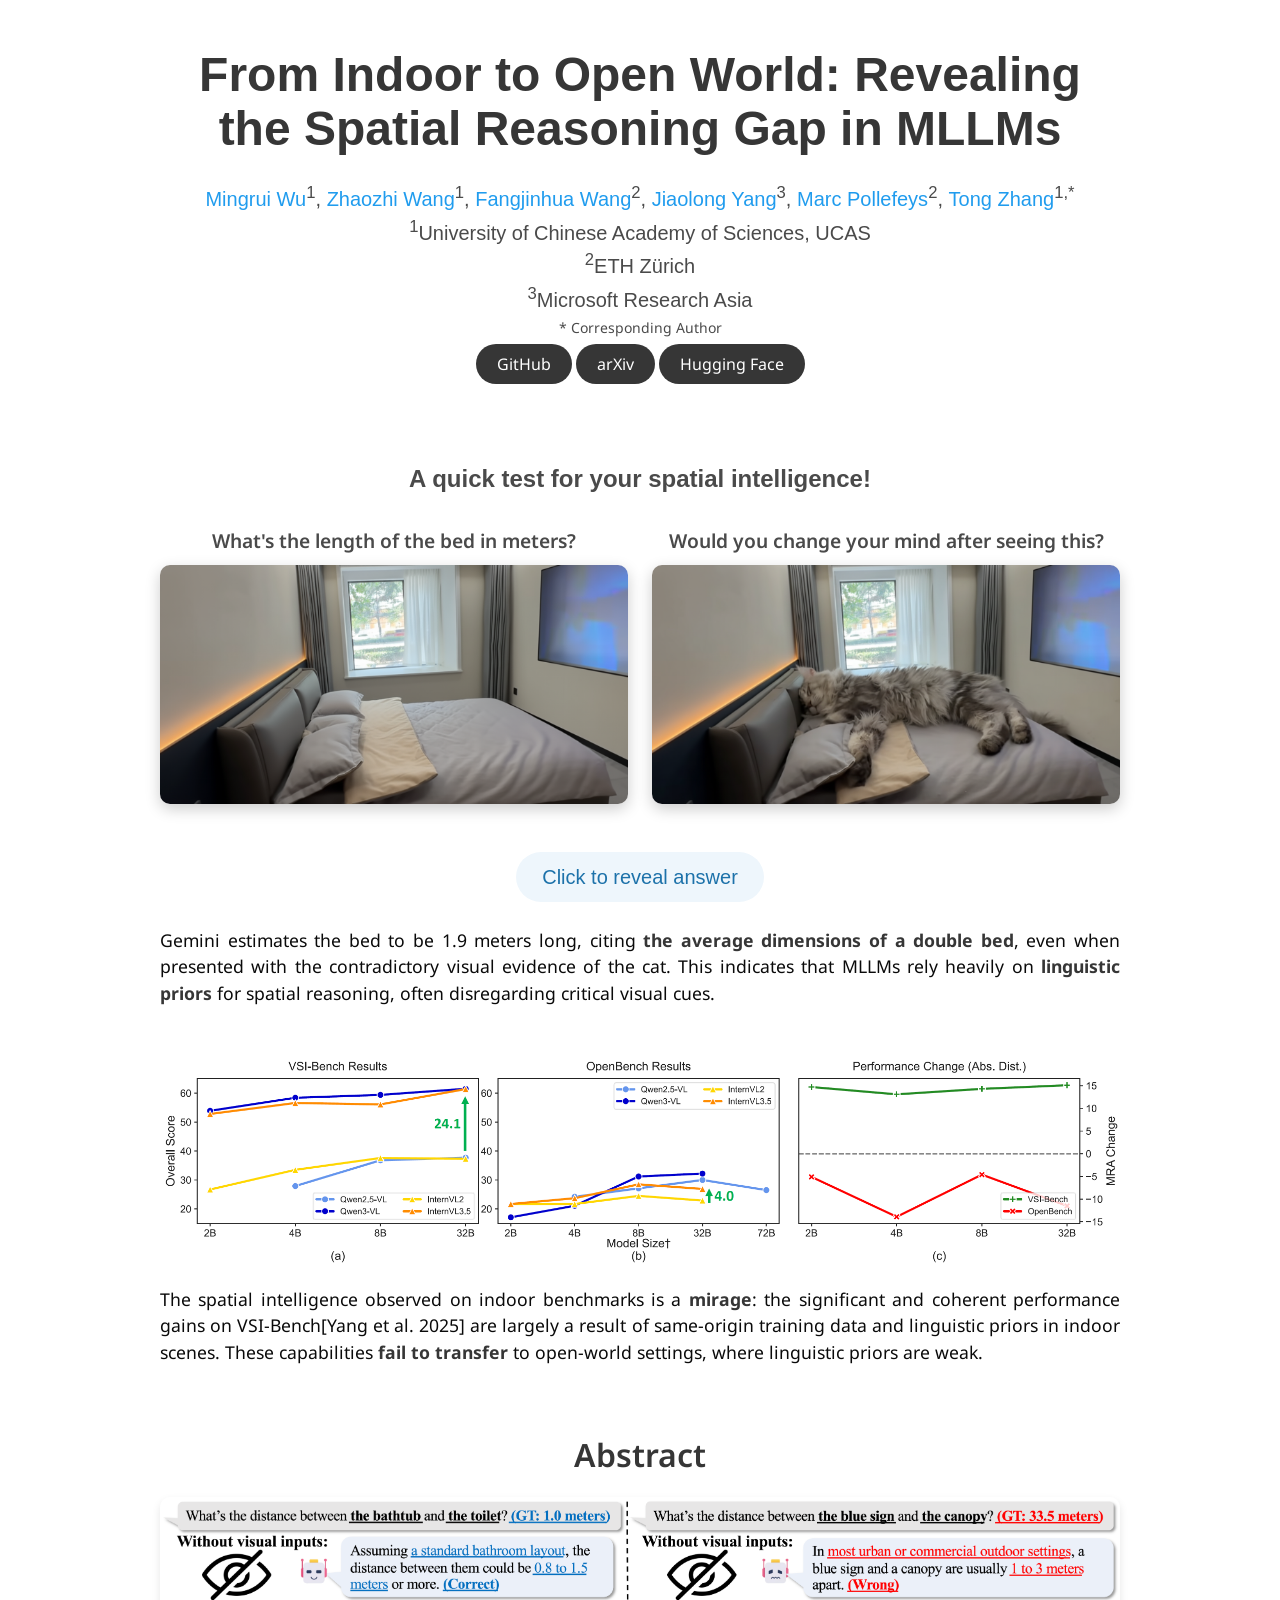
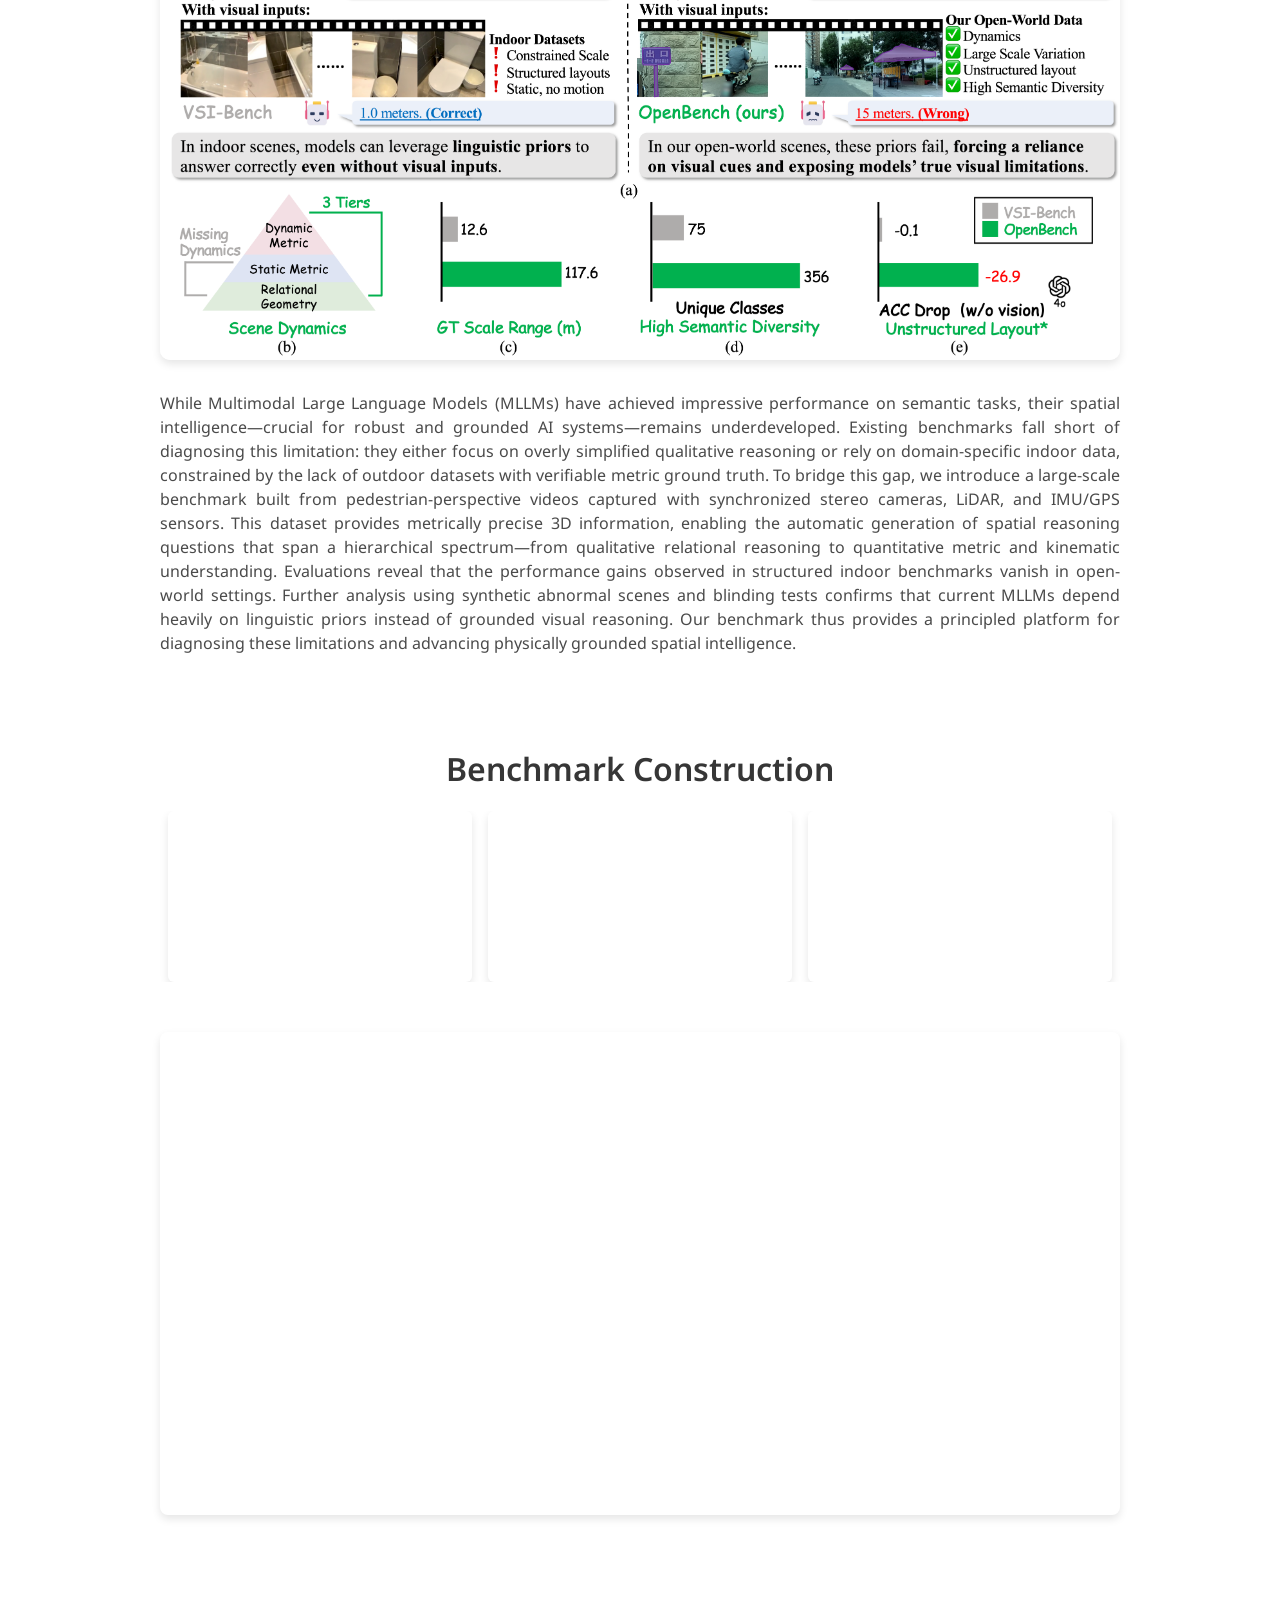
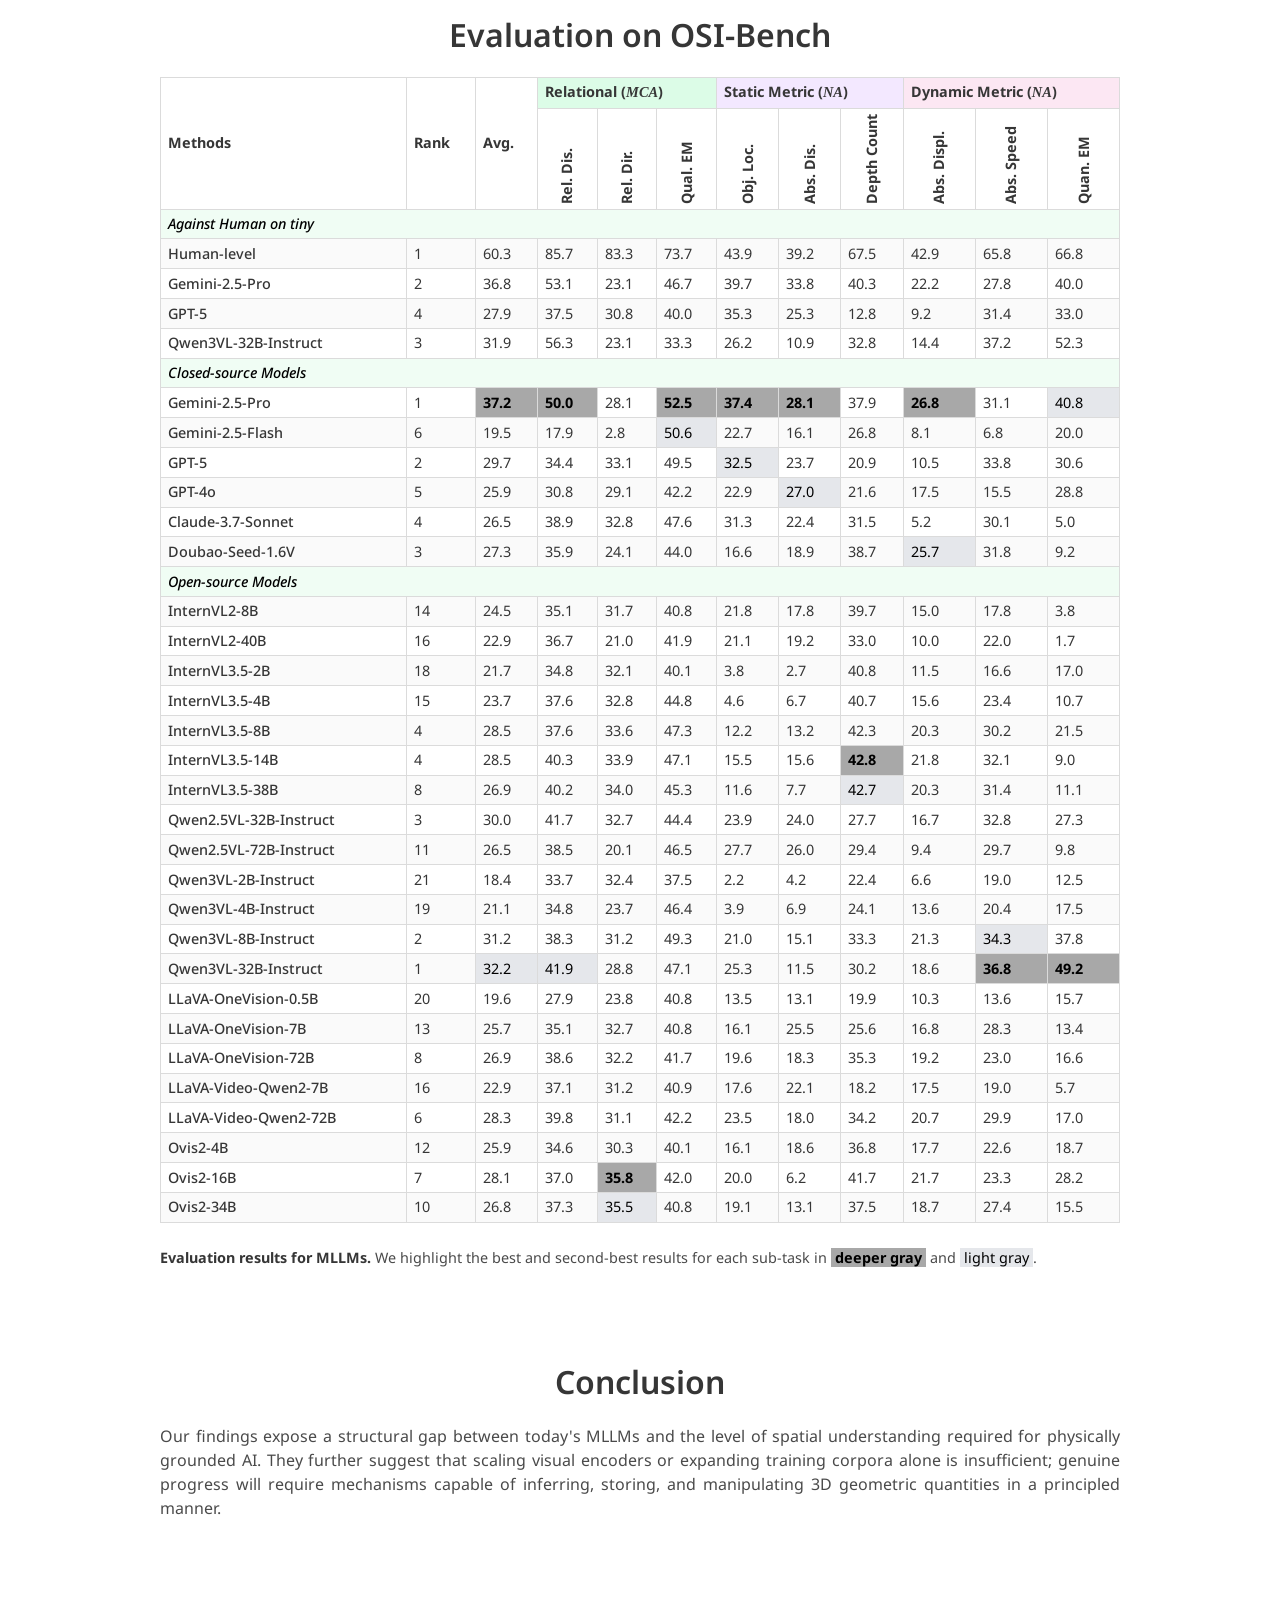
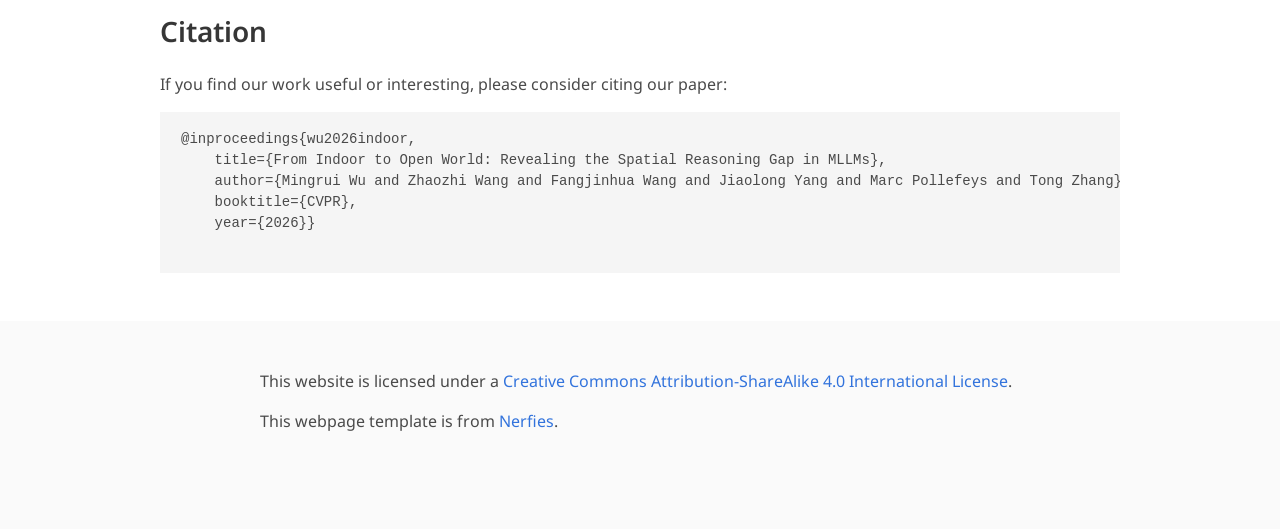
<file: osi-bench/index.html>
<!DOCTYPE html>
<html lang="en">
  <head>
    <meta charset="utf-8">
    <meta name="description" content="From Indoor to Open World: Revealing the Spatial Reasoning Gap in MLLMs">
    <meta name="keywords" content="MLLMs, spatial reasoning, OSI-Bench, multimodal large language models">
    <meta name="viewport" content="width=device-width, initial-scale=1">
    <link rel="canonical" href="https://mingrui-wu.github.io/osi-bench/">
    <link rel="icon" href="../files/icon.png" type="image/png">
    <title>From Indoor to Open World: Revealing the Spatial Reasoning Gap in MLLMs</title>

    <!-- Global site tag (gtag.js) - Google Analytics -->
    <script async src="https://www.googletagmanager.com/gtag/js?id=G-PYVRSFMDRL"></script>
    <script>
    window.dataLayer = window.dataLayer || [];

    function gtag() {
      dataLayer.push(arguments);
    }

    gtag('js', new Date());

    gtag('config', 'G-PYVRSFMDRL');
  </script>

    <link
      href="https://fonts.googleapis.com/css?family=Google+Sans|Noto+Sans|Castoro"
      rel="stylesheet">

    <link rel="stylesheet" href="./static/css/bulma.min.css">
    <link rel="stylesheet" href="./static/css/index.css">
    <script defer src="./static/js/index.js"></script>
  </head>
  <body>
    <section class="hero">
      <div class="hero-body">
        <div class="container is-max-desktop">
          <div class="columns is-centered">
            <div class="column has-text-centered">
              <h1 class="title is-1 publication-title">From Indoor to Open World: Revealing the Spatial Reasoning Gap in MLLMs</h1>

              <div class="is-size-5 publication-authors">
                <span class="author-block">
                  <a href="https://scholar.google.com/citations?user=Y1TtPL8AAAAJ&hl=en">Mingrui Wu</a><sup>1</sup>,</span>
                <span class="author-block">
                  <a href="https://scholar.google.com/citations?user=CkDanj8AAAAJ&hl=en">Zhaozhi Wang</a><sup>1</sup>,</span>
                <span class="author-block">
                  <a href="https://scholar.google.com/citations?user=ysTmrEsAAAAJ&hl=en">Fangjinhua Wang</a><sup>2</sup>,
                </span>
                  <span class="author-block">
                  <a href="https://scholar.google.com/citations?user=GuqoolgAAAAJ&hl=en">Jiaolong Yang</a><sup>3</sup>,
                </span>
                <span class="author-block">
                  <a href="https://scholar.google.com/citations?user=YYH0BjEAAAAJ&hl=en">Marc Pollefeys</a><sup>2</sup>,
                </span>
                <span class="author-block">
                  <a href="https://scholar.google.com/citations?user=kCy8JG8AAAAJ&hl=en">Tong Zhang</a><sup>1,*</sup>
                </span>
              </div>

              <div class="is-size-5 publication-authors">
                <span class="author-block"><sup>1</sup>University of Chinese Academy of Sciences, UCAS</span><br>
                <span class="author-block"><sup>2</sup>ETH Zürich</span><br>
                <span class="author-block"><sup>3</sup>Microsoft Research Asia</span>
              </div>
              <div align="center">
                <small>* Corresponding Author</small>
              </div>
              <div class="publication-links">
                <span class="link-block">
                  <a href="https://github.com/mingrui-wu/OSI-Bench" target="_blank" rel="noopener noreferrer"
                    class="external-link button is-normal is-rounded is-dark">GitHub</a>
                </span>
                <span class="link-block">
                  <a href="https://arxiv.org/abs/2512.19683" target="_blank" rel="noopener noreferrer"
                    class="external-link button is-normal is-rounded is-dark">arXiv</a>
                </span>
                <span class="link-block">
                  <a href="https://huggingface.co/datasets/HarmlessSR07/OSI-Bench" target="_blank" rel="noopener noreferrer"
                    class="external-link button is-normal is-rounded is-dark">Hugging Face</a>
                </span>
              </div>
            </div>
          </div>
        </div>
      </div>
    </section>

<section class="hero is-small">
    <div class="hero-body">
      <div class="container is-max-desktop has-text-centered">

        <div style="font-size: 1.5rem; font-family:'Google Sans', sans-serif; margin-bottom: 30px; font-weight: bold;">
          A quick test for your spatial intelligence!
        </div>

        <div class="columns is-centered is-vcentered">

          <div class="column is-half">
            <p style="font-size: 1.2rem; margin-bottom: 10px; font-weight: 600;">
              What's the length of the bed in meters?
            </p>
            <img src="./static/images/nocat.png" alt="Bed without reference" style="width: 100%; border-radius: 10px; box-shadow: 0 5px 15px rgba(0,0,0,0.2);" width="1343" height="684" decoding="async">
          </div>

          <div class="column is-half">
            <p style="font-size: 1.2rem; margin-bottom: 10px; font-weight: 600;">
              Would you change your mind after seeing this?
            </p>
            <img src="./static/images/cat.png" alt="Bed with cat" style="width: 100%; border-radius: 10px; box-shadow: 0 5px 15px rgba(0,0,0,0.2);" width="1343" height="684" decoding="async">
          </div>
        </div>

        <div style="margin-top: 30px;">

          <button id="reveal-btn" class="button is-info is-light is-rounded is-medium" type="button" aria-controls="reveal-answer" aria-expanded="false">
            Click to reveal answer
          </button>

          <div id="reveal-answer" class="reveal-answer" role="status" hidden>
            This is a 1:3 miniature of a real bedroom; the actual length of the bed is 0.75 meters.
          </div>

          <div class="content has-text-justified" style="margin-top: 25px;">
            <p class="has-text-black" style="font-size: 1.1rem;">
              Gemini estimates the bed to be 1.9 meters long, citing <strong>the average dimensions of a double bed</strong>, even when presented with the contradictory visual evidence of the cat. This indicates that MLLMs rely heavily on <strong>linguistic priors</strong> for spatial reasoning, often disregarding critical visual cues.
            </p>
          </div>

        </div>

        <div style="margin-top: 50px;">
          <img src="./static/images/scaling.png" alt="Spatial Intelligence Mirage Analysis" style="width: 100%; height: auto; border-radius: 5px;" width="3732" height="812" decoding="async" loading="lazy">

          <div class="content has-text-justified" style="margin-top: 15px;">
            <p class="has-text-black" style="font-size: 1.1rem;">
              The spatial intelligence observed on indoor benchmarks is a <strong>mirage</strong>: the significant and coherent performance gains on VSI-Bench[Yang et al. 2025] are largely a result of same-origin training data and linguistic priors in indoor scenes. These capabilities <strong>fail to transfer</strong> to open-world settings, where linguistic priors are weak.
            </p>
          </div>
        </div>

      </div>
    </div>
  </section>

<section class="section">
    <div class="container is-max-desktop">
      <div class="columns is-centered has-text-centered">
        <div class="column is-12">
          <h2 class="title is-3">Abstract</h2>

          <img src="./static/images/teaser.png" alt="Project Teaser" style="width: 100%; height: auto; margin-bottom: 25px; border-radius: 10px; box-shadow: 0 4px 8px rgba(0,0,0,0.1);" width="5966" height="2877" decoding="async" loading="lazy">

          <div class="content has-text-justified">
            <p>
              While Multimodal Large Language Models (MLLMs) have achieved impressive performance on semantic tasks, their spatial intelligence—crucial for robust and grounded AI systems—remains underdeveloped. Existing benchmarks fall short of diagnosing this limitation: they either focus on overly simplified qualitative reasoning or rely on domain-specific indoor data, constrained by the lack of outdoor datasets with verifiable metric ground truth. To bridge this gap, we introduce a large-scale benchmark built from pedestrian-perspective videos captured with synchronized stereo cameras, LiDAR, and IMU/GPS sensors. This dataset provides metrically precise 3D information, enabling the automatic generation of spatial reasoning questions that span a hierarchical spectrum—from qualitative relational reasoning to quantitative metric and kinematic understanding. Evaluations reveal that the performance gains observed in structured indoor benchmarks vanish in open-world settings. Further analysis using synthetic abnormal scenes and blinding tests confirms that current MLLMs depend heavily on linguistic priors instead of grounded visual reasoning. Our benchmark thus provides a principled platform for diagnosing these limitations and advancing physically grounded spatial intelligence.
            </p>
          </div>
        </div>
      </div>
    </div>
  </section>

<section class="section">
    <div class="container is-max-desktop">

      <div class="columns is-centered has-text-centered">
        <div class="column is-12">
          <h2 class="title is-3">Benchmark Construction</h2>
        </div>
      </div>

      <div class="columns is-centered">
        <div class="column is-12">

          <div class="image-carousel-container">
            <div class="image-carousel-track">

              <div class="image-carousel-slide"><img src="./static/images/samples/ancient.png" alt="ancient" width="1920" height="1080" decoding="async" loading="lazy"></div>
              <div class="image-carousel-slide"><img src="./static/images/samples/art_center.png" alt="art_center" width="1920" height="1080" decoding="async" loading="lazy"></div>
              <div class="image-carousel-slide"><img src="./static/images/samples/basket.png" alt="basket" width="1920" height="1080" decoding="async" loading="lazy"></div>
              <div class="image-carousel-slide"><img src="./static/images/samples/campus.png" alt="campus" width="1920" height="1080" decoding="async" loading="lazy"></div>
              <div class="image-carousel-slide"><img src="./static/images/samples/green.png" alt="green" width="1920" height="1080" decoding="async" loading="lazy"></div>
              <div class="image-carousel-slide"><img src="./static/images/samples/mall.png" alt="mall" width="1920" height="1080" decoding="async" loading="lazy"></div>
              <div class="image-carousel-slide"><img src="./static/images/samples/park.png" alt="park" width="1920" height="1080" decoding="async" loading="lazy"></div>
              <div class="image-carousel-slide"><img src="./static/images/samples/plaza2.png" alt="plaza2" width="1920" height="1080" decoding="async" loading="lazy"></div>
              <div class="image-carousel-slide"><img src="./static/images/samples/sidewalk.png" alt="sidewalk" width="1920" height="1080" decoding="async" loading="lazy"></div>
              <div class="image-carousel-slide"><img src="./static/images/samples/street.png" alt="street" width="1920" height="1080" decoding="async" loading="lazy"></div>
              <div class="image-carousel-slide"><img src="./static/images/samples/tourist.png" alt="tourist" width="1920" height="1080" decoding="async" loading="lazy"></div>
              <div class="image-carousel-slide"><img src="./static/images/samples/urban2.png" alt="urban2" width="1920" height="1080" decoding="async" loading="lazy"></div>
              <div class="image-carousel-slide"><img src="./static/images/samples/traffic_center.png" alt="traffic_center" width="1920" height="1080" decoding="async" loading="lazy"></div>
              <div class="image-carousel-slide"><img src="./static/images/samples/site1.png" alt="site1" width="1920" height="1080" decoding="async" loading="lazy"></div>

              <div class="image-carousel-slide"><img src="./static/images/samples/ancient.png" alt="ancient" width="1920" height="1080" decoding="async" loading="lazy"></div>
              <div class="image-carousel-slide"><img src="./static/images/samples/art_center.png" alt="art_center" width="1920" height="1080" decoding="async" loading="lazy"></div>
              <div class="image-carousel-slide"><img src="./static/images/samples/basket.png" alt="basket" width="1920" height="1080" decoding="async" loading="lazy"></div>
              <div class="image-carousel-slide"><img src="./static/images/samples/campus.png" alt="campus" width="1920" height="1080" decoding="async" loading="lazy"></div>
              <div class="image-carousel-slide"><img src="./static/images/samples/green.png" alt="green" width="1920" height="1080" decoding="async" loading="lazy"></div>
              <div class="image-carousel-slide"><img src="./static/images/samples/mall.png" alt="mall" width="1920" height="1080" decoding="async" loading="lazy"></div>
              <div class="image-carousel-slide"><img src="./static/images/samples/park.png" alt="park" width="1920" height="1080" decoding="async" loading="lazy"></div>
              <div class="image-carousel-slide"><img src="./static/images/samples/plaza2.png" alt="plaza2" width="1920" height="1080" decoding="async" loading="lazy"></div>
              <div class="image-carousel-slide"><img src="./static/images/samples/sidewalk.png" alt="sidewalk" width="1920" height="1080" decoding="async" loading="lazy"></div>
              <div class="image-carousel-slide"><img src="./static/images/samples/street.png" alt="street" width="1920" height="1080" decoding="async" loading="lazy"></div>
              <div class="image-carousel-slide"><img src="./static/images/samples/tourist.png" alt="tourist" width="1920" height="1080" decoding="async" loading="lazy"></div>
              <div class="image-carousel-slide"><img src="./static/images/samples/urban2.png" alt="urban2" width="1920" height="1080" decoding="async" loading="lazy"></div>
              <div class="image-carousel-slide"><img src="./static/images/samples/traffic_center.png" alt="traffic_center" width="1920" height="1080" decoding="async" loading="lazy"></div>
              <div class="image-carousel-slide"><img src="./static/images/samples/site1.png" alt="site1" width="1920" height="1080" decoding="async" loading="lazy"></div>

            </div>
          </div>

          <div style="margin-top: 50px;">
            <img src="./static/images/tasks.png" alt="Tasks Overview" style="width: 100%; height: auto; border-radius: 8px; box-shadow: 0 4px 8px rgba(0,0,0,0.1);" width="5078" height="2554" decoding="async" loading="lazy">
          </div>

        </div>
      </div>
    </div>
  </section>

<section class="section">
    <div class="container is-max-desktop">

      <div class="columns is-centered has-text-centered">
        <div class="column is-12">
          <h2 class="title is-3">Evaluation on OSI-Bench</h2>
        </div>
      </div>

      <div class="columns is-centered">
        <div class="column is-12">
          <div class="table-container">
            <table class="table is-bordered is-striped is-hoverable is-narrow is-fullwidth leaderboard-table">
              <thead>
                <tr>
                  <th rowspan="2" class="v-middle">Methods</th>
                  <th rowspan="2" class="v-middle">Rank</th>
                  <th rowspan="2" class="v-middle">Avg.</th>
                  <th colspan="3" class="header-rel">Relational (<span class="math-font">MCA</span>)</th>
                  <th colspan="3" class="header-static">Static Metric (<span class="math-font">NA</span>)</th>
                  <th colspan="3" class="header-dynamic">Dynamic Metric (<span class="math-font">NA</span>)</th>
                </tr>
                <tr>
                  <th class="rotate"><div>Rel. Dis.</div></th>
                  <th class="rotate"><div>Rel. Dir.</div></th>
                  <th class="rotate"><div>Qual. EM</div></th>
                  <th class="rotate"><div>Obj. Loc.</div></th>
                  <th class="rotate"><div>Abs. Dis.</div></th>
                  <th class="rotate"><div>Depth Count</div></th>
                  <th class="rotate"><div>Abs. Displ.</div></th>
                  <th class="rotate"><div>Abs. Speed</div></th>
                  <th class="rotate"><div>Quan. EM</div></th>
                </tr>
              </thead>
              <tbody>
                <tr class="group-row"><td colspan="12">Against Human on tiny</td></tr>
                <tr><td>Human-level</td><td>1</td><td>60.3</td><td>85.7</td><td>83.3</td><td>73.7</td><td>43.9</td><td>39.2</td><td>67.5</td><td>42.9</td><td>65.8</td><td>66.8</td></tr>
                <tr><td>Gemini-2.5-Pro</td><td>2</td><td>36.8</td><td>53.1</td><td>23.1</td><td>46.7</td><td>39.7</td><td>33.8</td><td>40.3</td><td>22.2</td><td>27.8</td><td>40.0</td></tr>
                <tr><td>GPT-5</td><td>4</td><td>27.9</td><td>37.5</td><td>30.8</td><td>40.0</td><td>35.3</td><td>25.3</td><td>12.8</td><td>9.2</td><td>31.4</td><td>33.0</td></tr>
                <tr><td>Qwen3VL-32B-Instruct</td><td>3</td><td>31.9</td><td>56.3</td><td>23.1</td><td>33.3</td><td>26.2</td><td>10.9</td><td>32.8</td><td>14.4</td><td>37.2</td><td>52.3</td></tr>
                <tr class="group-row"><td colspan="12">Closed-source Models</td></tr>
                <tr><td>Gemini-2.5-Pro</td><td>1</td><td class="best-score">37.2</td><td class="best-score">50.0</td><td>28.1</td><td class="best-score">52.5</td><td class="best-score">37.4</td><td class="best-score">28.1</td><td>37.9</td><td class="best-score">26.8</td><td>31.1</td><td class="second-score">40.8</td></tr>
                <tr><td>Gemini-2.5-Flash</td><td>6</td><td>19.5</td><td>17.9</td><td>2.8</td><td class="second-score">50.6</td><td>22.7</td><td>16.1</td><td>26.8</td><td>8.1</td><td>6.8</td><td>20.0</td></tr>
                <tr><td>GPT-5</td><td>2</td><td>29.7</td><td>34.4</td><td>33.1</td><td>49.5</td><td class="second-score">32.5</td><td>23.7</td><td>20.9</td><td>10.5</td><td>33.8</td><td>30.6</td></tr>
                <tr><td>GPT-4o</td><td>5</td><td>25.9</td><td>30.8</td><td>29.1</td><td>42.2</td><td>22.9</td><td class="second-score">27.0</td><td>21.6</td><td>17.5</td><td>15.5</td><td>28.8</td></tr>
                <tr><td>Claude-3.7-Sonnet</td><td>4</td><td>26.5</td><td>38.9</td><td>32.8</td><td>47.6</td><td>31.3</td><td>22.4</td><td>31.5</td><td>5.2</td><td>30.1</td><td>5.0</td></tr>
                <tr><td>Doubao-Seed-1.6V</td><td>3</td><td>27.3</td><td>35.9</td><td>24.1</td><td>44.0</td><td>16.6</td><td>18.9</td><td>38.7</td><td class="second-score">25.7</td><td>31.8</td><td>9.2</td></tr>
                <tr class="group-row"><td colspan="12">Open-source Models</td></tr>
                <tr><td>InternVL2-8B</td><td>14</td><td>24.5</td><td>35.1</td><td>31.7</td><td>40.8</td><td>21.8</td><td>17.8</td><td>39.7</td><td>15.0</td><td>17.8</td><td>3.8</td></tr>
                <tr><td>InternVL2-40B</td><td>16</td><td>22.9</td><td>36.7</td><td>21.0</td><td>41.9</td><td>21.1</td><td>19.2</td><td>33.0</td><td>10.0</td><td>22.0</td><td>1.7</td></tr>
                <tr><td>InternVL3.5-2B</td><td>18</td><td>21.7</td><td>34.8</td><td>32.1</td><td>40.1</td><td>3.8</td><td>2.7</td><td>40.8</td><td>11.5</td><td>16.6</td><td>17.0</td></tr>
                <tr><td>InternVL3.5-4B</td><td>15</td><td>23.7</td><td>37.6</td><td>32.8</td><td>44.8</td><td>4.6</td><td>6.7</td><td>40.7</td><td>15.6</td><td>23.4</td><td>10.7</td></tr>
                <tr><td>InternVL3.5-8B</td><td>4</td><td>28.5</td><td>37.6</td><td>33.6</td><td>47.3</td><td>12.2</td><td>13.2</td><td>42.3</td><td>20.3</td><td>30.2</td><td>21.5</td></tr>
                <tr><td>InternVL3.5-14B</td><td>4</td><td>28.5</td><td>40.3</td><td>33.9</td><td>47.1</td><td>15.5</td><td>15.6</td><td class="best-score">42.8</td><td>21.8</td><td>32.1</td><td>9.0</td></tr>
                <tr><td>InternVL3.5-38B</td><td>8</td><td>26.9</td><td>40.2</td><td>34.0</td><td>45.3</td><td>11.6</td><td>7.7</td><td class="second-score">42.7</td><td>20.3</td><td>31.4</td><td>11.1</td></tr>
                <tr><td>Qwen2.5VL-32B-Instruct</td><td>3</td><td>30.0</td><td>41.7</td><td>32.7</td><td>44.4</td><td>23.9</td><td>24.0</td><td>27.7</td><td>16.7</td><td>32.8</td><td>27.3</td></tr>
                <tr><td>Qwen2.5VL-72B-Instruct</td><td>11</td><td>26.5</td><td>38.5</td><td>20.1</td><td>46.5</td><td>27.7</td><td>26.0</td><td>29.4</td><td>9.4</td><td>29.7</td><td>9.8</td></tr>
                <tr><td>Qwen3VL-2B-Instruct</td><td>21</td><td>18.4</td><td>33.7</td><td>32.4</td><td>37.5</td><td>2.2</td><td>4.2</td><td>22.4</td><td>6.6</td><td>19.0</td><td>12.5</td></tr>
                <tr><td>Qwen3VL-4B-Instruct</td><td>19</td><td>21.1</td><td>34.8</td><td>23.7</td><td>46.4</td><td>3.9</td><td>6.9</td><td>24.1</td><td>13.6</td><td>20.4</td><td>17.5</td></tr>
                <tr><td>Qwen3VL-8B-Instruct</td><td>2</td><td>31.2</td><td>38.3</td><td>31.2</td><td>49.3</td><td>21.0</td><td>15.1</td><td>33.3</td><td>21.3</td><td class="second-score">34.3</td><td>37.8</td></tr>
                <tr><td>Qwen3VL-32B-Instruct</td><td>1</td><td class="second-score">32.2</td><td class="second-score">41.9</td><td>28.8</td><td>47.1</td><td>25.3</td><td>11.5</td><td>30.2</td><td>18.6</td><td class="best-score">36.8</td><td class="best-score">49.2</td></tr>
                <tr><td>LLaVA-OneVision-0.5B</td><td>20</td><td>19.6</td><td>27.9</td><td>23.8</td><td>40.8</td><td>13.5</td><td>13.1</td><td>19.9</td><td>10.3</td><td>13.6</td><td>15.7</td></tr>
                <tr><td>LLaVA-OneVision-7B</td><td>13</td><td>25.7</td><td>35.1</td><td>32.7</td><td>40.8</td><td>16.1</td><td>25.5</td><td>25.6</td><td>16.8</td><td>28.3</td><td>13.4</td></tr>
                <tr><td>LLaVA-OneVision-72B</td><td>8</td><td>26.9</td><td>38.6</td><td>32.2</td><td>41.7</td><td>19.6</td><td>18.3</td><td>35.3</td><td>19.2</td><td>23.0</td><td>16.6</td></tr>
                <tr><td>LLaVA-Video-Qwen2-7B</td><td>16</td><td>22.9</td><td>37.1</td><td>31.2</td><td>40.9</td><td>17.6</td><td>22.1</td><td>18.2</td><td>17.5</td><td>19.0</td><td>5.7</td></tr>
                <tr><td>LLaVA-Video-Qwen2-72B</td><td>6</td><td>28.3</td><td>39.8</td><td>31.1</td><td>42.2</td><td>23.5</td><td>18.0</td><td>34.2</td><td>20.7</td><td>29.9</td><td>17.0</td></tr>
                <tr><td>Ovis2-4B</td><td>12</td><td>25.9</td><td>34.6</td><td>30.3</td><td>40.1</td><td>16.1</td><td>18.6</td><td>36.8</td><td>17.7</td><td>22.6</td><td>18.7</td></tr>
                <tr><td>Ovis2-16B</td><td>7</td><td>28.1</td><td>37.0</td><td class="best-score">35.8</td><td>42.0</td><td>20.0</td><td>6.2</td><td>41.7</td><td>21.7</td><td>23.3</td><td>28.2</td></tr>
                <tr><td>Ovis2-34B</td><td>10</td><td>26.8</td><td>37.3</td><td class="second-score">35.5</td><td>40.8</td><td>19.1</td><td>13.1</td><td>37.5</td><td>18.7</td><td>27.4</td><td>15.5</td></tr>
              </tbody>
            </table>
          </div>
          <div class="content has-text-justified" style="font-size: 0.9rem; margin-top: 10px;">
            <p>
              <strong>Evaluation results for MLLMs.</strong> We highlight the best and second-best results for each sub-task in <span class="best-score" style="padding: 0 4px;">deeper gray</span> and <span class="second-score" style="padding: 0 4px;">light gray</span>.
            </p>
          </div>
        </div>
      </div>
    </div>
  </section>

      <section class="section">
    <div class="container is-max-desktop">

      <div class="columns is-centered has-text-centered">
        <div class="column is-12">
          <h2 class="title is-3">Conclusion</h2>
        </div>
      </div>

      <div class="columns is-centered">
        <div class="column is-12">
          <div class="content has-text-justified">
            <p>
              Our findings expose a structural gap between today's MLLMs and the level of spatial understanding required for physically grounded AI. They further suggest that scaling visual encoders or expanding training corpora alone is insufficient; genuine progress will require mechanisms capable of inferring, storing, and manipulating 3D geometric quantities in a principled manner.
            </p>
          </div>
        </div>
      </div>

    </div>
  </section>

      <section class="section" id="BibTeX">
        <div class="container is-max-desktop content">
          <h2 class="title">Citation</h2>
          <p>If you find our work useful or interesting, please consider citing our paper:</p>
          <pre><code>@inproceedings{wu2026indoor,
    title={From Indoor to Open World: Revealing the Spatial Reasoning Gap in MLLMs},
    author={Mingrui Wu and Zhaozhi Wang and Fangjinhua Wang and Jiaolong Yang and Marc Pollefeys and Tong Zhang},
    booktitle={CVPR},
    year={2026}}
          </code></pre>
        </div>
      </section>

    <footer class="footer">
      <div class="container">

        <div class="columns is-centered">
          <div class="column is-8">
            <div class="content">
              <p>
                This website is licensed under a <a rel="license"
                  href="http://creativecommons.org/licenses/by-sa/4.0/">Creative
                  Commons Attribution-ShareAlike 4.0 International License</a>.
              </p>
              <p>
                This webpage template is from <a
                  href="https://github.com/nerfies/nerfies.github.io">Nerfies</a>.
              </p>
            </div>
          </div>
        </div>
      </div>
    </footer>
  </body>
</html>
</file>
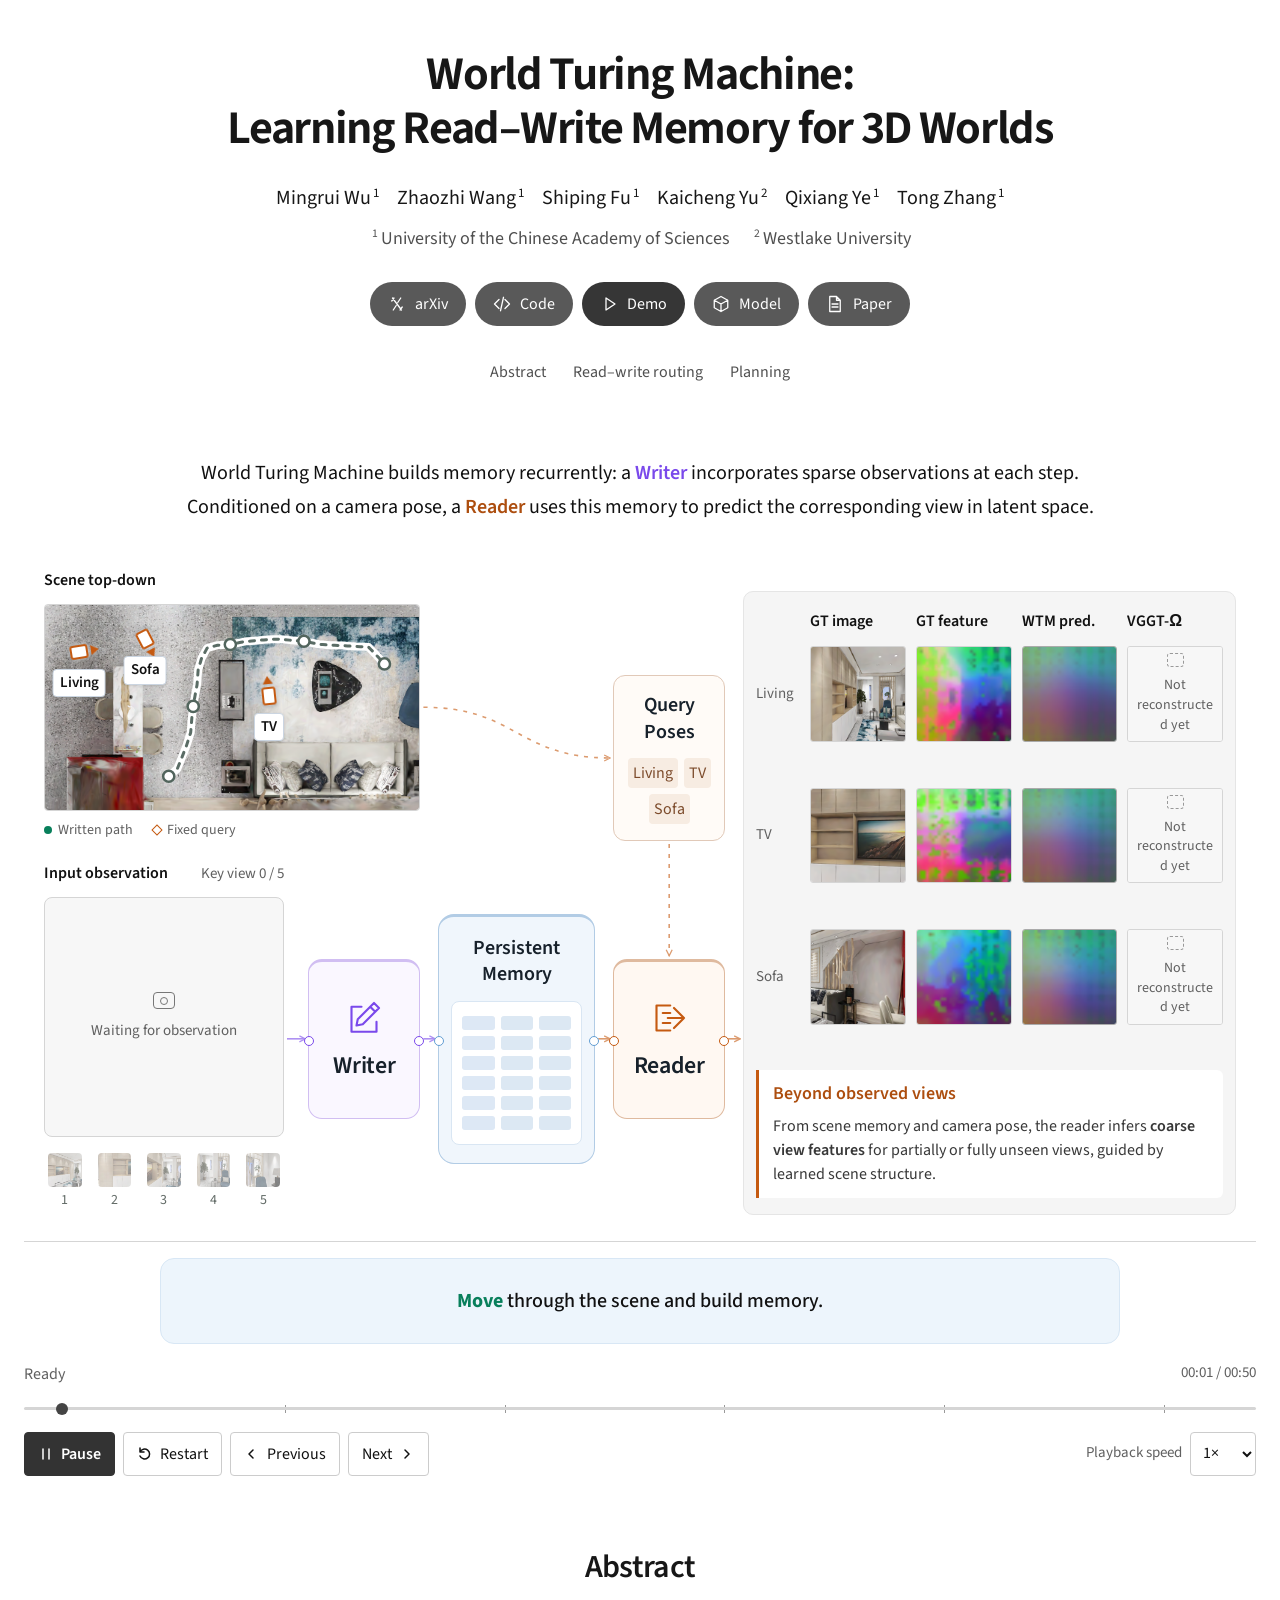
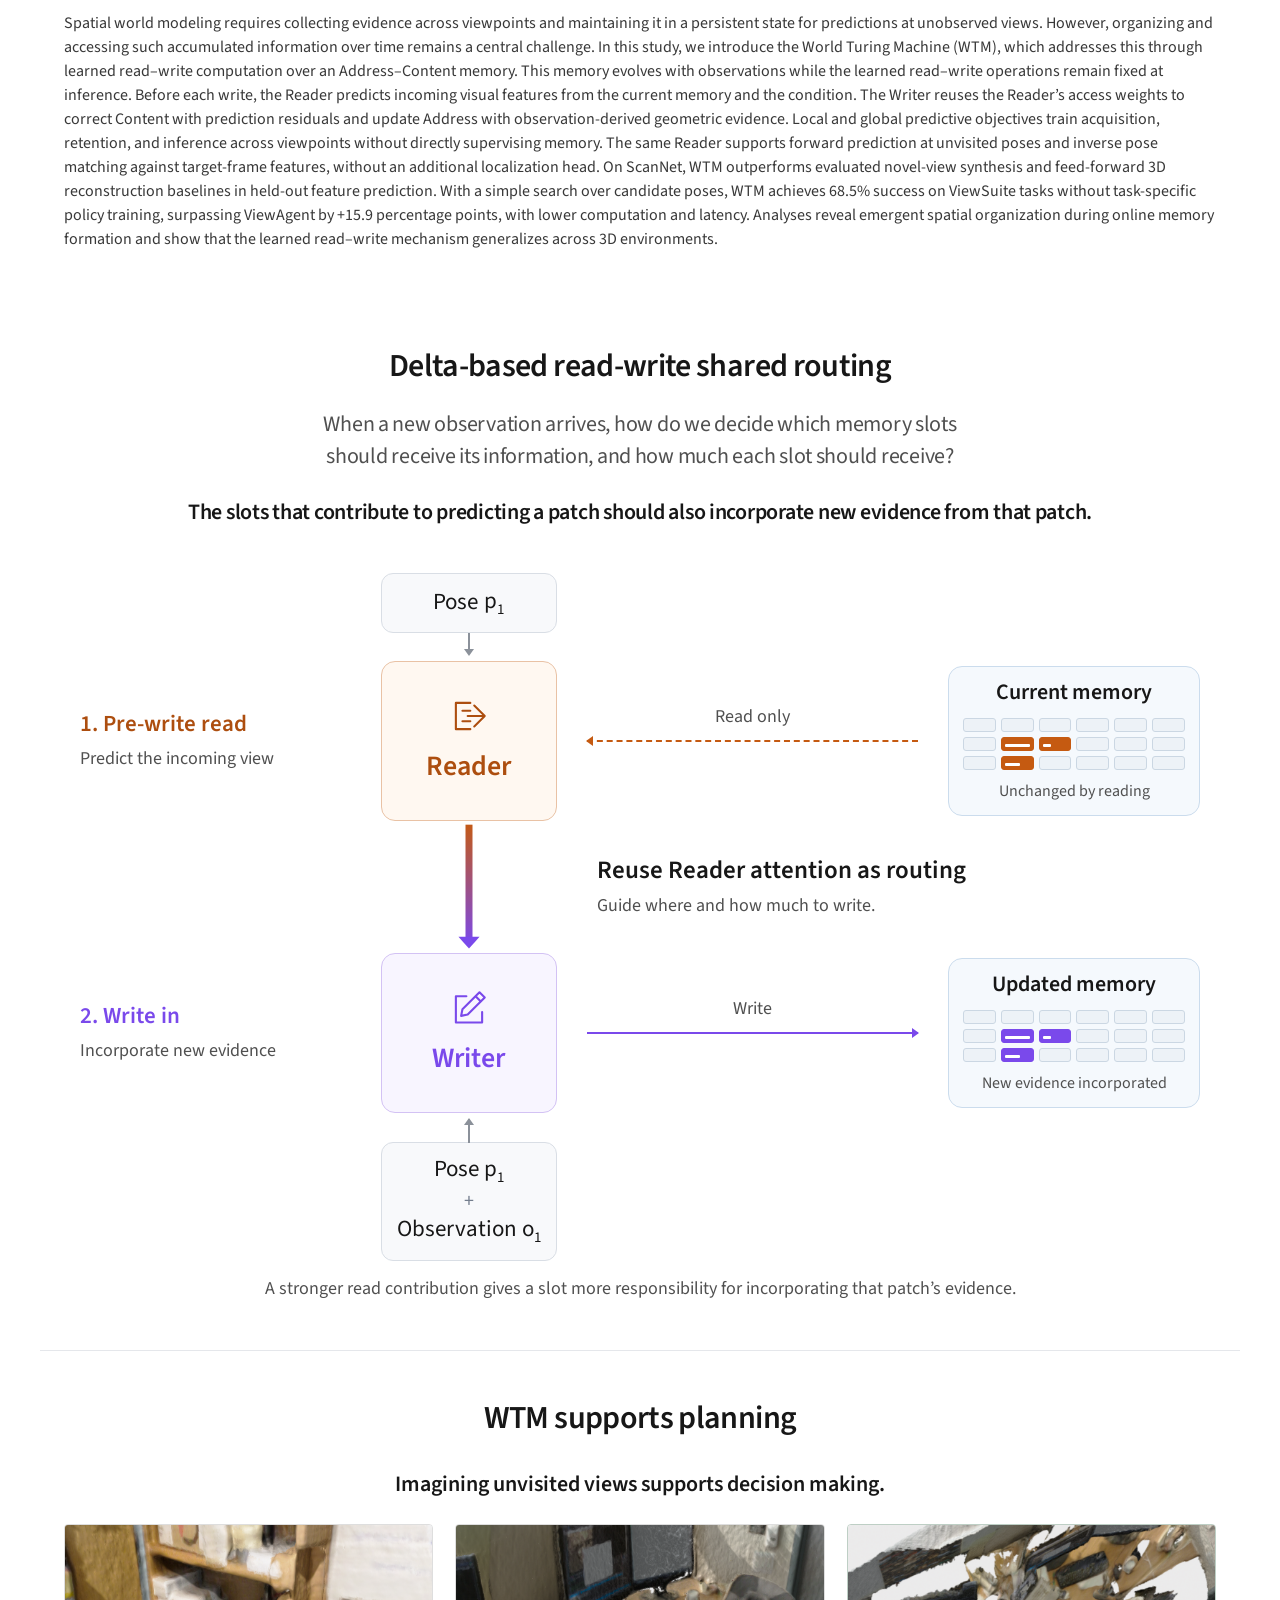
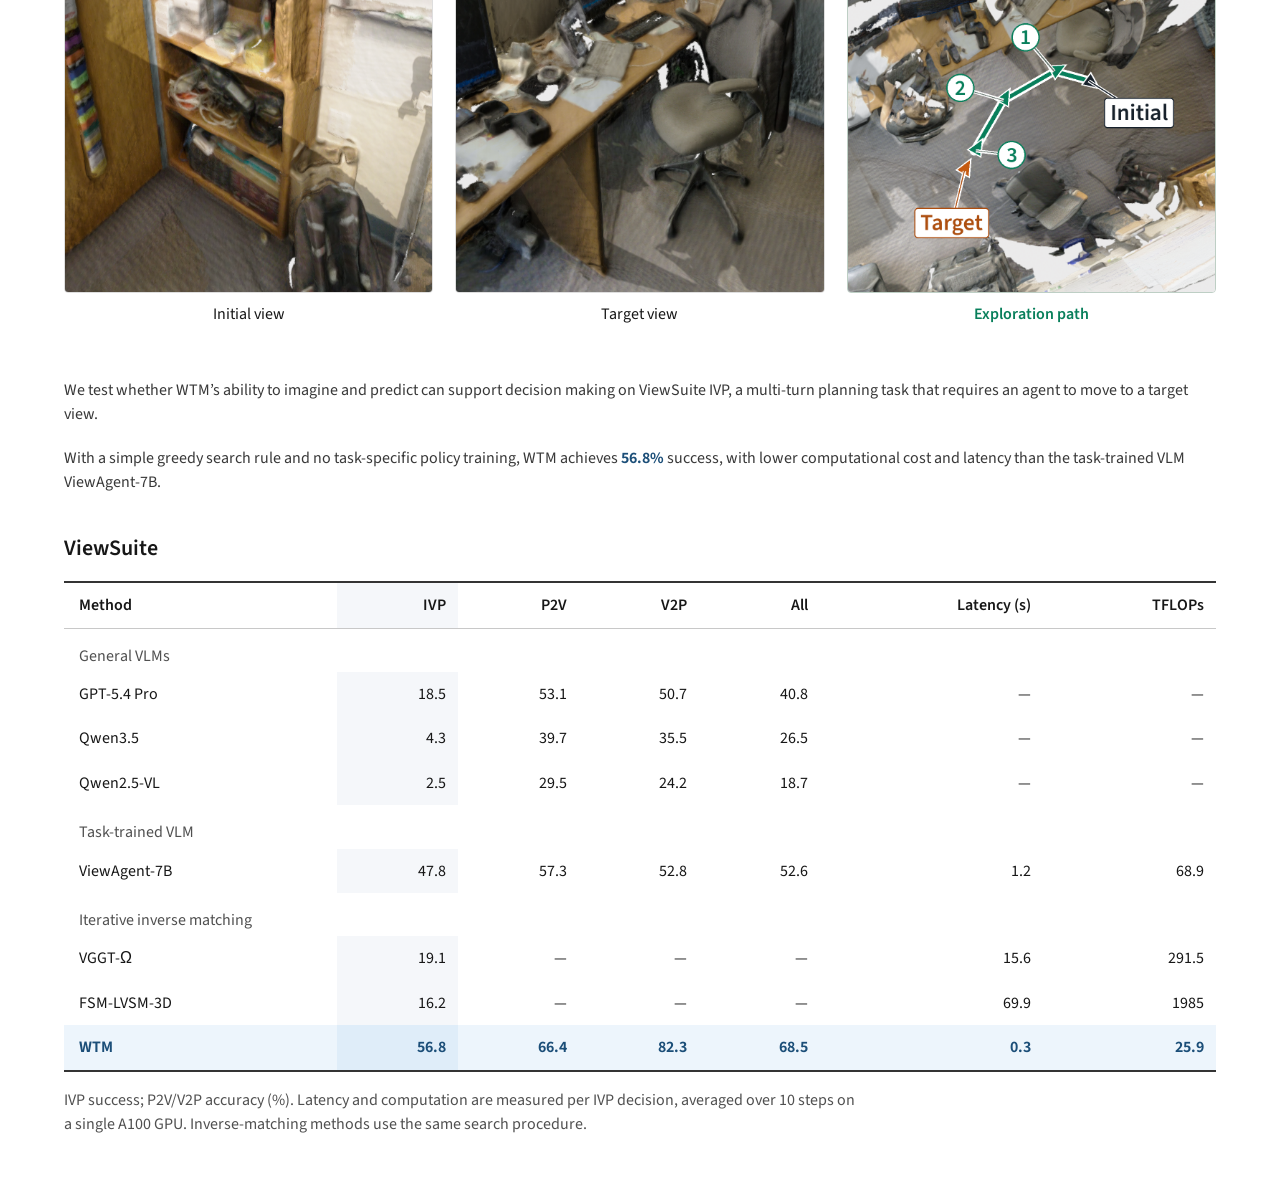
<file: worldtm/index.html>
<!doctype html>
<html lang="en">
<head>
  <meta charset="UTF-8">
  <meta name="viewport" content="width=device-width, initial-scale=1">
  <meta name="theme-color" content="#ffffff">
  <meta name="description" content="World Turing Machine: Learning Read–Write Memory for 3D Worlds. A learned read–write memory for accumulating observations and predicting unobserved viewpoints.">
  <title>World Turing Machine: Learning Read–Write Memory for 3D Worlds</title>
  <link rel="icon" href="data:,">
  <link rel="stylesheet" href="project-page.css">
</head>
<body>
  <a class="skip-link" href="#hero">Skip to interactive demo</a>
  <header class="paper-header">
    <h1>World Turing Machine:<br>Learning Read–Write Memory for <span class="no-wrap">3D Worlds</span></h1>
    <div class="authors" role="list" aria-label="Authors">
      <span role="listitem">Mingrui Wu<sup>1</sup></span><span role="listitem">Zhaozhi Wang<sup>1</sup></span><span role="listitem">Shiping Fu<sup>1</sup></span><span role="listitem">Kaicheng Yu<sup>2</sup></span><span role="listitem">Qixiang Ye<sup>1</sup></span><span role="listitem">Tong Zhang<sup>1</sup></span>
    </div>
    <div class="affiliations" role="list" aria-label="Affiliations">
      <span role="listitem"><sup>1</sup>University of the Chinese Academy of Sciences</span>
      <span role="listitem"><sup>2</sup>Westlake University</span>
    </div>
    <nav class="resources" aria-label="Project resources">
      <a class="resource-link" role="link" aria-disabled="true" tabindex="-1">
        <svg viewBox="0 0 24 24" aria-hidden="true"><path d="m6 4 12 16M7 20l4-6M13 10l4-6M5 8l3-4M16 20l3-4"/></svg><span>arXiv</span>
      </a>
      <a class="resource-link" role="link" aria-disabled="true" tabindex="-1">
        <svg viewBox="0 0 24 24" aria-hidden="true"><path d="m8 6-6 6 6 6m8-12 6 6-6 6M14 3l-4 18"/></svg><span>Code</span>
      </a>
      <a class="resource-link" href="#hero">
        <svg viewBox="0 0 24 24" aria-hidden="true"><path d="m8 4 12 8-12 8Z"/></svg><span>Demo</span>
      </a>
      <a class="resource-link" role="link" aria-disabled="true" tabindex="-1">
        <svg viewBox="0 0 24 24" aria-hidden="true"><path d="m12 2 9 5v10l-9 5-9-5V7Zm0 10 9-5m-9 5L3 7m9 5v10"/></svg><span>Model</span>
      </a>
      <a class="resource-link" role="link" aria-disabled="true" tabindex="-1">
        <svg viewBox="0 0 24 24" aria-hidden="true"><path d="M14 2H5v20h14V7Zm0 0v5h5M8 12h8m-8 4h8"/></svg><span>Paper</span>
      </a>
    </nav>
    <nav class="section-nav" aria-label="On this page">
      <a href="#abstract">Abstract</a><a href="#routing">Read–write routing</a><a href="#planning">Planning</a>
    </nav>
  </header>
  <main>
    <section class="hero-section" id="hero" aria-label="Interactive World Turing Machine demonstration">
      <iframe id="hero-frame" src="examples/living-room.html" title="World Turing Machine: interactive observation, memory and query demonstration"></iframe>
    </section>
    <section class="abstract-section" id="abstract" aria-labelledby="abstract-title">
      <h2 id="abstract-title">Abstract</h2>
      <p>Spatial world modeling requires collecting evidence across viewpoints and maintaining it in a persistent state for predictions at unobserved views. However, organizing and accessing such accumulated information over time remains a central challenge. In this study, we introduce the World Turing Machine (WTM), which addresses this through learned read–write computation over an Address–Content memory. This memory evolves with observations while the learned read–write operations remain fixed at inference. Before each write, the Reader predicts incoming visual features from the current memory and the condition. The Writer reuses the Reader’s access weights to correct Content with prediction residuals and update Address with observation-derived geometric evidence. Local and global predictive objectives train acquisition, retention, and inference across viewpoints without directly supervising memory. The same Reader supports forward prediction at unvisited poses and inverse pose matching against target-frame features, without an additional localization head. On ScanNet, WTM outperforms evaluated novel-view synthesis and feed-forward 3D reconstruction baselines in held-out feature prediction. With a simple search over candidate poses, WTM achieves 68.5% success on ViewSuite tasks without task-specific policy training, surpassing ViewAgent by +15.9 percentage points, with lower computation and latency. Analyses reveal emergent spatial organization during online memory formation and show that the learned read–write mechanism generalizes across 3D environments.</p>
    </section>
    <section class="content-section routing-section" id="routing" aria-labelledby="routing-title">
      <h2 id="routing-title">Delta-based read-write shared routing</h2>
      <p class="routing-question">When a new observation arrives, how do we decide which memory slots should receive its information, and how much each slot should receive?</p>
      <p class="routing-intuition"><strong>The slots that contribute to predicting a patch should also incorporate new evidence from that patch.</strong></p>
      <figure class="routing-figure">
        <div class="routing-circuit" role="img" aria-label="Shared read–write routing. A pose enters the Reader, which reads current memory without changing it. Its attention weights guide the Writer. The Writer takes the same pose and the new observation, then updates the responsible memory slots. Slot highlights are schematic.">
          <div class="route-step-label"><h3>1. Pre-write read</h3><p>Predict the incoming view</p></div>
          <div class="route-step-label route-step-write"><h3>2. Write in</h3><p>Incorporate new evidence</p></div>
          <div class="route-pose route-input">Pose <span>p<sub>1</sub></span></div>
          <div class="route-processor route-reader">
            <svg viewBox="0 0 32 32" aria-hidden="true"><path d="M17 6H6v20h11M11 12h6m-6 8h6m3-12 8 8-8 8m-5-8h13"/></svg>
            <span>Reader</span>
          </div>
          <div class="route-link route-read-link" aria-hidden="true"><span>Read only</span></div>
          <div class="route-bank route-current">
            <h3>Current memory</h3>
            <div class="route-slots" aria-hidden="true"><i></i><i></i><i></i><i></i><i></i><i></i><i></i><i></i><i></i><i></i><i></i><i></i><i></i><i></i><i></i><i></i><i></i><i></i></div>
            <p>Unchanged by reading</p>
          </div>
          <div class="route-shared">
            <svg class="route-definitions" width="0" height="0" aria-hidden="true"><defs><linearGradient id="route-attention-color" gradientUnits="userSpaceOnUse" x1="0" y1="0" x2="0" y2="170"><stop stop-color="#c55a11"/><stop offset="1" stop-color="#7a49eb"/></linearGradient></defs></svg>
            <svg class="route-transfer" viewBox="0 0 200 180" preserveAspectRatio="none" aria-hidden="true">
              <path class="route-attention-path" pathLength="1" d="M100 5 V161"/>
              <path class="route-attention-tip" d="m88 158 12 16 12-16Z"/>
            </svg>
            <div class="route-shared-copy"><h3>Reuse Reader attention as routing</h3><p>Guide where and how much to write.</p></div>
          </div>
          <div class="route-observation route-input"><span>Pose p<sub>1</sub></span><span class="route-input-plus" aria-hidden="true">+</span><span>Observation o<sub>1</sub></span></div>
          <div class="route-link route-input-link" aria-hidden="true"></div>
          <div class="route-processor route-writer">
            <svg viewBox="0 0 32 32" aria-hidden="true"><path d="M14 7H6v20h20v-8M15 21l-5 1 1-5L24 4l4 4-13 13ZM21 7l4 4"/></svg>
            <span>Writer</span>
          </div>
          <div class="route-link route-write-link" aria-hidden="true"><span>Write</span></div>
          <div class="route-bank route-updated">
            <h3>Updated memory</h3>
            <div class="route-slots" aria-hidden="true"><i></i><i></i><i></i><i></i><i></i><i></i><i></i><i></i><i></i><i></i><i></i><i></i><i></i><i></i><i></i><i></i><i></i><i></i></div>
            <p>New evidence incorporated</p>
          </div>
        </div>
        <figcaption>A stronger read contribution gives a slot more responsibility for incorporating that patch’s evidence.</figcaption>
      </figure>
    </section>
    <section class="content-section planning-section" id="planning" aria-labelledby="planning-title">
      <h2 id="planning-title">WTM supports planning</h2>
      <p class="planning-question">Imagining unvisited views supports decision making.</p>
      <figure class="planning-example">
        <div class="planning-example-grid">
          <div class="planning-view starting-view"><img src="assets/planning/office-start.png" width="512" height="512" loading="lazy" decoding="async" alt="Initial camera view facing a bookshelf in an office"><span>Initial view</span></div>
          <div class="planning-view"><img src="assets/planning/office-target.png" width="512" height="512" loading="lazy" decoding="async" alt="Target camera view facing the office desk and chair"><span>Target view</span></div>
          <div class="planning-view path-view"><img src="assets/planning/office-path.png" width="1024" height="1024" loading="lazy" decoding="async" alt="Top-down render of the same office with the actual WTM exploration path: turn, move, then adjust camera height toward the target view"><span>Exploration path</span></div>
        </div>
      </figure>
      <div class="planning-layout">
        <div class="planning-copy">
          <p>We test whether WTM’s ability to imagine and predict can support decision making on ViewSuite IVP, a multi-turn planning task that requires an agent to move to a target view.</p>
          <p class="planning-result">With a simple greedy search rule and no task-specific policy training, WTM achieves <strong>56.8%</strong> success, with lower computational cost and latency than the task-trained VLM ViewAgent-7B.</p>
        </div>
        <div class="results-table-wrap" tabindex="0" role="region" aria-label="ViewSuite results. Scroll horizontally on a small screen.">
          <table class="results-table">
            <caption>ViewSuite</caption>
            <thead><tr><th id="metric-method" scope="col">Method</th><th id="metric-ivp" scope="col" class="ivp-column">IVP</th><th id="metric-p2v" scope="col">P2V</th><th id="metric-v2p" scope="col">V2P</th><th id="metric-all" scope="col">All</th><th id="metric-latency" scope="col">Latency (s)</th><th id="metric-flops" scope="col">TFLOPs</th></tr></thead>
            <tbody>
              <tr class="table-group"><th id="group-general" colspan="7" scope="rowgroup">General VLMs</th></tr>
              <tr data-method="gpt"><th id="method-gpt" scope="row">GPT-5.4 Pro</th><td class="ivp-column" headers="group-general method-gpt metric-ivp">18.5</td><td headers="group-general method-gpt metric-p2v">53.1</td><td headers="group-general method-gpt metric-v2p">50.7</td><td headers="group-general method-gpt metric-all">40.8</td><td headers="group-general method-gpt metric-latency">—</td><td headers="group-general method-gpt metric-flops">—</td></tr>
              <tr data-method="qwen35"><th id="method-qwen35" scope="row">Qwen3.5</th><td class="ivp-column" headers="group-general method-qwen35 metric-ivp">4.3</td><td headers="group-general method-qwen35 metric-p2v">39.7</td><td headers="group-general method-qwen35 metric-v2p">35.5</td><td headers="group-general method-qwen35 metric-all">26.5</td><td headers="group-general method-qwen35 metric-latency">—</td><td headers="group-general method-qwen35 metric-flops">—</td></tr>
              <tr data-method="qwen25"><th id="method-qwen25" scope="row">Qwen2.5-VL</th><td class="ivp-column" headers="group-general method-qwen25 metric-ivp">2.5</td><td headers="group-general method-qwen25 metric-p2v">29.5</td><td headers="group-general method-qwen25 metric-v2p">24.2</td><td headers="group-general method-qwen25 metric-all">18.7</td><td headers="group-general method-qwen25 metric-latency">—</td><td headers="group-general method-qwen25 metric-flops">—</td></tr>
            </tbody>
            <tbody>
              <tr class="table-group"><th id="group-trained" colspan="7" scope="rowgroup">Task-trained VLM</th></tr>
              <tr data-method="viewagent"><th id="method-viewagent" scope="row">ViewAgent-7B</th><td class="ivp-column" headers="group-trained method-viewagent metric-ivp">47.8</td><td headers="group-trained method-viewagent metric-p2v">57.3</td><td headers="group-trained method-viewagent metric-v2p">52.8</td><td headers="group-trained method-viewagent metric-all">52.6</td><td headers="group-trained method-viewagent metric-latency">1.2</td><td headers="group-trained method-viewagent metric-flops">68.9</td></tr>
            </tbody>
            <tbody>
              <tr class="table-group"><th id="group-inverse" colspan="7" scope="rowgroup">Iterative inverse matching</th></tr>
              <tr data-method="vggt"><th id="method-vggt" scope="row">VGGT-Ω</th><td class="ivp-column" headers="group-inverse method-vggt metric-ivp">19.1</td><td headers="group-inverse method-vggt metric-p2v">—</td><td headers="group-inverse method-vggt metric-v2p">—</td><td headers="group-inverse method-vggt metric-all">—</td><td headers="group-inverse method-vggt metric-latency">15.6</td><td headers="group-inverse method-vggt metric-flops">291.5</td></tr>
              <tr data-method="fsm"><th id="method-fsm" scope="row">FSM-LVSM-3D</th><td class="ivp-column" headers="group-inverse method-fsm metric-ivp">16.2</td><td headers="group-inverse method-fsm metric-p2v">—</td><td headers="group-inverse method-fsm metric-v2p">—</td><td headers="group-inverse method-fsm metric-all">—</td><td headers="group-inverse method-fsm metric-latency">69.9</td><td headers="group-inverse method-fsm metric-flops">1985</td></tr>
              <tr class="ours-row" data-method="wtm"><th id="method-wtm" scope="row">WTM</th><td class="ivp-column" headers="group-inverse method-wtm metric-ivp">56.8</td><td headers="group-inverse method-wtm metric-p2v">66.4</td><td headers="group-inverse method-wtm metric-v2p">82.3</td><td headers="group-inverse method-wtm metric-all">68.5</td><td headers="group-inverse method-wtm metric-latency">0.3</td><td headers="group-inverse method-wtm metric-flops">25.9</td></tr>
            </tbody>
          </table>
        </div>
        <p class="table-caption">IVP success; P2V/V2P accuracy (%). Latency and computation are measured per IVP decision, averaged over 10 steps on a single A100 GPU. Inverse-matching methods use the same search procedure.</p>
      </div>
    </section>
  </main>
  <script src="project-page.js"></script>
</body>
</html>
</file>
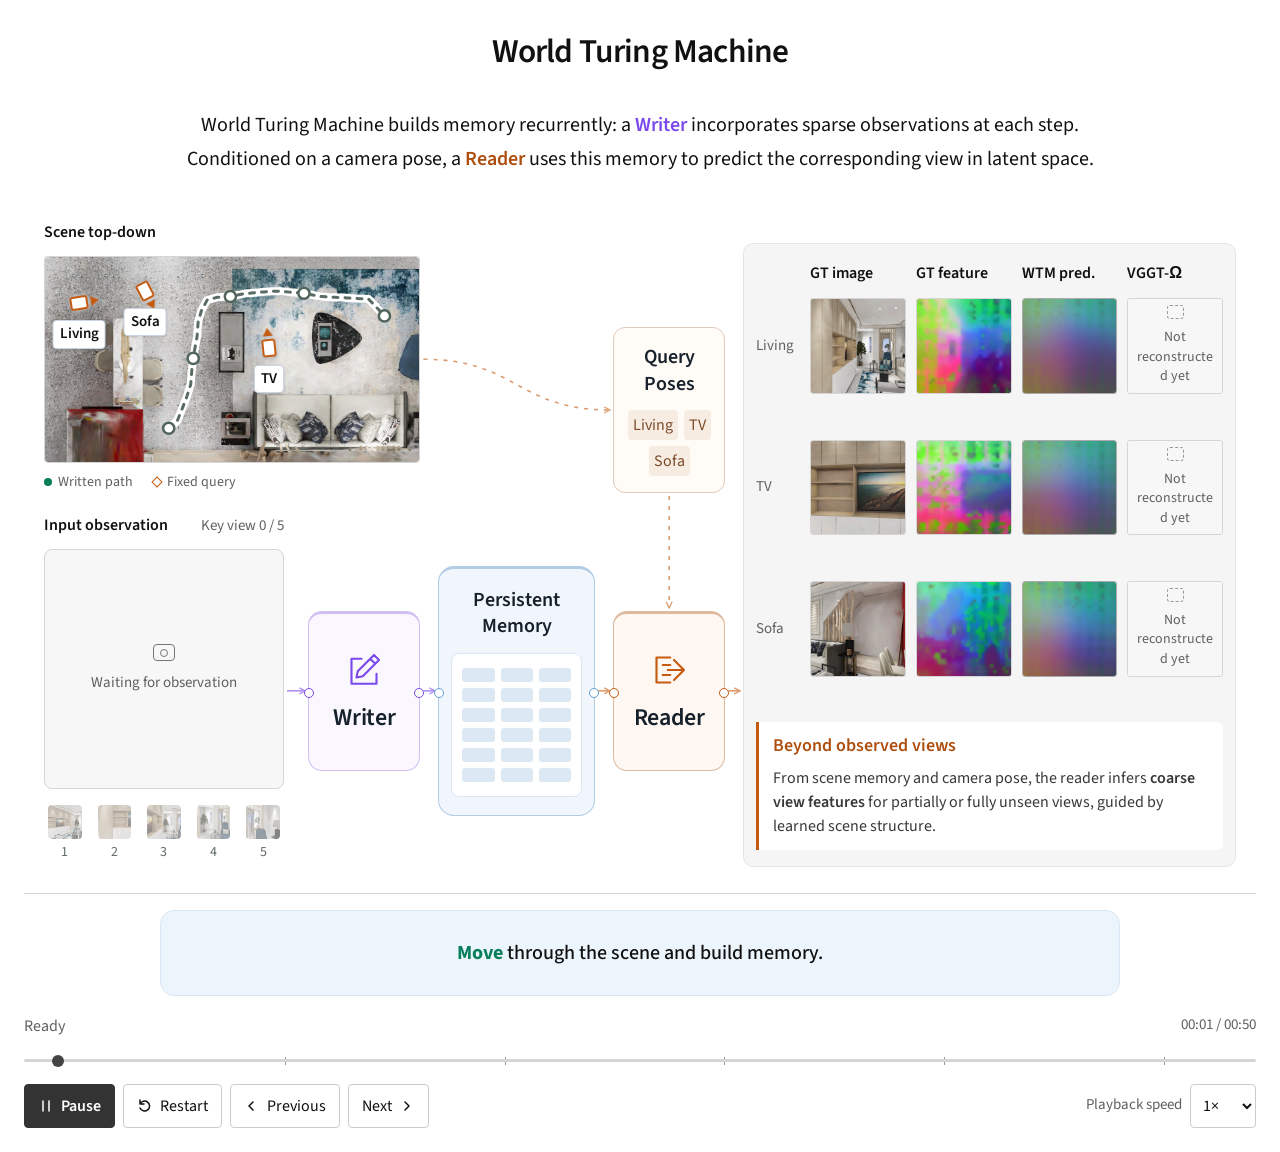
<file: worldtm/examples/living-room.html>
<!doctype html>
<html lang="en">
<head>
  <meta charset="UTF-8">
  <meta name="viewport" content="width=device-width, initial-scale=1">
  <meta name="theme-color" content="#ffffff">
  <title>World Turing Machine — Living room</title>
  <link rel="icon" href="data:,">
  <link rel="stylesheet" href="../hero.css">
  <link rel="stylesheet" href="../hero-real.css">
</head>
<body data-manifest="../assets/hero/manifest.json">
  <a class="skip-link" href="#playback">Skip to playback controls</a>
  <div class="page">
    <header class="page-header">
      <h1>World Turing Machine</h1>
    </header>

    <p class="hero-lead" id="hero-lead">World Turing Machine builds memory recurrently: a <strong class="lead-writer">Writer</strong> incorporates sparse observations at each step. <span>Conditioned on a camera pose, a <strong class="lead-reader">Reader</strong> uses this memory to predict the corresponding view in latent space.</span></p>
    <main class="hero" id="board">
      <div class="stage-viewport" tabindex="0" role="region" aria-label="Read–write architecture diagram">
        <div class="hero-stage" id="hero-stage">
          <svg class="connections" id="connections" aria-hidden="true">
            <defs>
              <marker id="arrow-write" viewBox="0 0 8 8" refX="7" refY="4" markerWidth="8" markerHeight="8" markerUnits="userSpaceOnUse" orient="auto"><path d="M1 1 L7 4 L1 7" fill="none" stroke="currentColor" stroke-width="1.3"/></marker>
              <marker id="arrow-read" viewBox="0 0 8 8" refX="7" refY="4" markerWidth="8" markerHeight="8" markerUnits="userSpaceOnUse" orient="auto"><path d="M1 1 L7 4 L1 7" fill="none" stroke="currentColor" stroke-width="1.3"/></marker>
              <marker id="arrow-query" viewBox="0 0 8 8" refX="7" refY="4" markerWidth="8" markerHeight="8" markerUnits="userSpaceOnUse" orient="auto"><path d="M1 1 L7 4 L1 7" fill="none" stroke="currentColor" stroke-width="1.3"/></marker>
            </defs>
            <g class="connection write" id="input-writer"><path marker-end="url(#arrow-write)"/><circle r="3.1"/></g>
            <g class="connection write" id="writer-memory"><path marker-end="url(#arrow-write)"/><circle r="3.1"/></g>
            <g class="connection read" id="memory-reader"><path marker-end="url(#arrow-read)"/><circle r="3.1"/></g>
            <g class="connection read" id="reader-output"><path marker-end="url(#arrow-read)"/><circle r="3.1"/></g>
            <g class="connection query" id="map-query"><path marker-end="url(#arrow-query)"/><circle r="2.8"/></g>
            <g class="connection query" id="query-reader"><path marker-end="url(#arrow-query)"/><circle r="2.8"/></g>
          </svg>

          <section class="scene-module" id="scene-module" aria-labelledby="scene-title">
            <h2 id="scene-title">Camera trajectory</h2>
            <div class="map" id="map">
              <img id="floorplan" class="hide" alt="Color top-down render of the original Gaussian scene, with the ceiling cut away">
              <svg id="route-map" aria-hidden="true"><polyline class="route-halo"/><polyline class="route-full"/><polyline class="route-written"/></svg>
            </div>
            <div class="map-legend"><span><i class="observed-key" aria-hidden="true"></i> Written path</span><span><i class="query-key" aria-hidden="true"></i> Fixed query</span></div>
          </section>

          <section class="input-module" id="input-module" aria-labelledby="input-title">
            <div class="module-heading"><h2 id="input-title">Input observation</h2><span id="obs-counter">Key view 0 / 5</span></div>
            <div class="observation">
              <img class="hide" id="observation" width="512" height="512" alt="Current RGB observation on the input path">
              <div class="input-empty" id="obs-empty"><span class="empty-camera" aria-hidden="true"></span><span>Waiting for observation</span></div>
            </div>
            <div class="keyframes" id="keyframes" role="group" aria-label="Representative input views"></div>
          </section>

          <div class="processor writer" id="writer">
            <svg class="processor-icon" viewBox="0 0 32 32" aria-hidden="true"><path d="M14 7H6v20h20v-8M15 21l-5 1 1-5L24 4l4 4-13 13ZM21 7l4 4"/></svg>
            <span>Writer</span>
          </div>

          <section class="memory-module" id="memory-module" aria-labelledby="memory-title">
            <h2 id="memory-title">Persistent Memory</h2>
            <div class="slots" id="slots" role="img" aria-label="18 illustrative memory slots"></div>
          </section>

          <section class="query-module" id="query-module" aria-labelledby="query-title">
            <h2 id="query-title">Query Poses</h2>
            <div class="query-list" id="query-list"></div>
          </section>

          <div class="processor reader" id="reader">
            <svg class="processor-icon" viewBox="0 0 32 32" aria-hidden="true"><path d="M17 6H6v20h11M11 12h6m-6 8h6m3-12 8 8-8 8m-5-8h13"/></svg>
            <span>Reader</span>
          </div>

          <div class="output-region">
            <section class="output-module" id="output-module" aria-labelledby="output-title">
              <h2 id="output-title" class="sr-only">Query outputs</h2>
              <div class="matrix-head" id="matrix-head"></div>
              <div class="result-rows" id="resultrows"></div>
              <div class="wtm-insight" id="wtm-insight">
                <h3>Beyond observed views</h3>
                <p>From scene memory and camera pose, the reader infers <strong>coarse view features</strong> for partially or fully unseen views, guided by learned scene structure.</p>
              </div>
            </section>
          </div>
        </div>
      </div>

      <footer class="playback" id="playback">
        <p class="phase-description" id="phase-description" aria-live="polite" aria-atomic="true"><span id="phase-copy"><strong class="phase-action move">Move</strong> through the scene and build memory.</span></p>
        <div class="status-line"><span id="phase-label">Ready</span><span class="clock" id="clock">00:00 / 00:50</span></div>
        <div class="timeline-track"><div class="timeline-marks" id="timeline-marks" aria-hidden="true"></div><input type="range" id="scrub" min="0" max="50000" step="10" value="0" aria-label="Demo timeline" aria-valuetext="0 seconds; no observations"></div>
        <div class="playback-controls">
          <div class="button-group">
            <button class="button primary" id="toggle" type="button"><svg viewBox="0 0 16 16" width="16" height="16" aria-hidden="true"><path d="M5 3v10M11 3v10"/></svg><span>Pause</span></button>
            <button class="button" id="reset" type="button"><svg viewBox="0 0 16 16" width="16" height="16" aria-hidden="true"><path d="M3 6a5 5 0 1 1 0 4M3 2v4h4"/></svg><span>Restart</span></button>
            <button class="button" id="prev" type="button"><svg viewBox="0 0 16 16" width="16" height="16" aria-hidden="true"><path d="m9 4-4 4 4 4"/></svg><span>Previous</span></button>
            <button class="button" id="next" type="button"><span>Next</span><svg viewBox="0 0 16 16" width="16" height="16" aria-hidden="true"><path d="m6 4 4 4-4 4"/></svg></button>
          </div>
          <div class="speed-control"><label for="speed">Playback speed</label><select id="speed"><option value="0.5">0.5×</option><option value="1" selected>1×</option><option value="1.5">1.5×</option><option value="2">2×</option></select></div>
        </div>
      </footer>
    </main>
  </div>
  <template id="baseline-notes">
    <aside class="baseline-note pending" data-for-query="Living" data-baseline="vggt" aria-label="VGGT limitation for Living"><strong>Holes</strong><span>Missing surfaces.</span></aside>
    <aside class="baseline-note pending" data-for-query="TV" data-baseline="vggt" aria-label="VGGT limitation for TV"><strong>Misalignment</strong><span>Inaccurate reprojection.</span></aside>
    <aside class="baseline-note pending" data-for-query="Sofa" data-baseline="vggt" aria-label="VGGT limitation for Sofa"><strong>No coverage</strong><span>No reconstruction support.</span></aside>
  </template>
  <!-- embedded-data -->
  <script src="../hero-v2.js"></script>
</body>
</html>
</file>
<file: osi-bench/static/css/index.css>
body {
  font-family: 'Noto Sans', sans-serif;
}

[hidden] {
  display: none !important;
}

.link-block a {
  margin-top: 5px;
  margin-bottom: 5px;
}

.publication-title, .publication-authors {
  font-family: 'Google Sans', sans-serif;
}

.publication-authors a {
  color: hsl(204, 86%, 53%) !important;
}

.publication-authors a:hover {
  text-decoration: underline;
}

.author-block {
  display: inline-block;
}

.reveal-answer {
  margin-top: 10px;
  font-size: 1.3rem;
  color: #1778a6;
  font-weight: bold;
}

.image-carousel-container {
  overflow: hidden;
  width: 100%;
  position: relative;
  margin-bottom: 20px;
}


.image-carousel-track {
  display: flex;
  width: calc(320px * 14 * 2);
  animation: scroll 60s linear infinite;
}


.image-carousel-slide {
  width: 320px;
  flex-shrink: 0;
  padding: 0 8px;
  display: flex;
  align-items: center;
  justify-content: center;
}


.image-carousel-slide img {
  width: 100%;
  height: auto;
  aspect-ratio: 16 / 9;
  object-fit: cover;
  border-radius: 6px;
  box-shadow: 0 4px 8px rgba(0,0,0,0.1);
}


@keyframes scroll {
  0% {
    transform: translateX(0);
  }
  100% {
    transform: translateX(calc(-320px * 14));
  }
}

.image-carousel-track:hover {
  animation-play-state: paused;
}

.leaderboard-table {
  font-size: 0.9rem;
}


.leaderboard-table th,
.leaderboard-table td {
  text-align: center;
  vertical-align: middle;
}


.header-rel { background-color: #dcfce7 !important; }
.header-static { background-color: #f3e8ff !important; }
.header-dynamic { background-color: #fce7f3 !important; }


.group-row td {
  background-color: #f0fdf4 !important;
  font-style: italic;
  font-weight: 600;
  text-align: left;
  color: #000;
}



.best-score {
  background-color: #a8a8a8 !important;
  color: black !important;
  font-weight: bold;
}
.second-score {
  background-color: #e5e7eb !important;
  color: black !important;
}


.leaderboard-table th.rotate {
  height: 100px;
  white-space: nowrap;
  vertical-align: bottom;
  padding: 0;
}

.leaderboard-table th.rotate > div {
  writing-mode: vertical-rl;
  transform: rotate(180deg);
  text-align: left;
  margin: 0 auto;
  padding: 5px;
}


.leaderboard-table td:first-child {
  white-space: nowrap;
  text-align: left;
  font-weight: 500;
}


.math-font {
  font-family: "Latin Modern Math", "Cambria Math", serif;
  font-style: italic;
}

@media (prefers-reduced-motion: reduce) {
  .image-carousel-track {
    animation: none;
  }

  .image-carousel-container {
    overflow-x: auto;
  }
}
</file>
<file: worldtm/project-page.css>
@font-face {
  font-family: "WTM Sans";
  src: url("assets/fonts/source-sans-3-latin.woff2") format("woff2");
  font-style: normal;
  font-weight: 400 700;
  font-display: swap;
}
:root {
  color-scheme: light;
  --page-ink: #171717;
  --page-muted: #505050;
  --page-line: #e5e7eb;
  --reader: #c55a11;
  --writer: #7a49eb;
  --memory: #629ed3;
  --content-width: 1200px;
}
* { box-sizing: border-box; }
html { scroll-padding-top: 24px; scrollbar-width: none; }
html::-webkit-scrollbar { width: 0; }
body { margin: 0; background: #fff; color: var(--page-ink); font-family: "WTM Sans", Arial, Helvetica, sans-serif; -webkit-font-smoothing: antialiased; }
.skip-link { position: absolute; left: 20px; top: 12px; padding: 10px 14px; background: #fff; color: #111; transform: translateY(-160%); z-index: 1; }
.skip-link:focus { transform: none; }
:focus-visible { outline: 2px solid #555; outline-offset: 5px; }
.paper-header { max-width: 1008px; margin: 0 auto; padding: 48px 24px 64px; text-align: center; }
.paper-header h1 { margin: 0; font-size: clamp(32px, 3.65vw, 48px); line-height: 1.15; font-weight: 650; letter-spacing: -.028em; text-wrap: balance; }
.no-wrap { white-space: nowrap; }
.authors { display: flex; flex-wrap: wrap; justify-content: center; column-gap: 18px; row-gap: 9px; margin-top: 28px; font-size: 20px; line-height: 1.5; }
.authors > span { white-space: nowrap; }
sup { margin-left: 2px; font-size: .65em; line-height: 0; vertical-align: super; }
.affiliations { display: flex; flex-wrap: wrap; justify-content: center; gap: 5px 22px; margin-top: 12px; color: var(--page-muted); font-size: 18px; line-height: 1.6; }
.affiliations sup { margin-right: 3px; }
.resources { display: flex; flex-wrap: wrap; justify-content: center; gap: 9px; margin-top: 28px; }
.resource-link { display: inline-flex; align-items: center; justify-content: center; gap: 9px; min-height: 44px; padding: 9px 18px; border-radius: 24px; background: #363636; color: #fff; font-size: 16px; line-height: 1.4; text-decoration: none; }
.resource-link svg { width: 18px; height: 18px; fill: none; stroke: currentColor; stroke-width: 1.7; stroke-linecap: round; stroke-linejoin: round; }
.resource-link[href]:hover { background: #111; }
.resource-link[aria-disabled="true"] { background: #595959; cursor: default; }
.section-nav { display: flex; justify-content: center; flex-wrap: wrap; column-gap: 27px; row-gap: 2px; margin-top: 24px; }
.section-nav a { display: inline-flex; align-items: center; min-height: 44px; color: var(--page-muted); font-size: 16px; text-decoration: none; text-underline-offset: 5px; }
.section-nav a:hover { color: var(--page-ink); text-decoration: underline; }
.hero-section { width: 100%; max-width: 1408px; margin: 0 auto; }
#hero-frame { display: block; width: 100%; height: 850px; border: 0; }
.abstract-section { max-width: var(--content-width); margin: 0 auto; padding: 48px 24px; }
.abstract-section h2, .content-section h2 { margin: 0 0 24px; text-align: center; font-size: 32px; font-weight: 600; line-height: 1.2; letter-spacing: -.02em; text-wrap: balance; }
.abstract-section p, .planning-copy p, .takeaways-list p { margin: 0; color: #383838; font-size: 16px; line-height: 1.5; }
.content-section { max-width: var(--content-width); margin: 0 auto; padding: 48px 24px; }
.routing-question, .routing-intuition { max-width: 1152px; margin: 0 auto 24px; text-align: center; font-size: 22px; line-height: 1.45; letter-spacing: -.012em; text-wrap: balance; }
.routing-question { color: var(--page-muted); font-weight: 400; }
.routing-intuition strong { font-weight: 600; }
.routing-figure { margin: 44px 0 0; }
.routing-circuit { display: grid; grid-template-columns: minmax(200px, .8fr) 176px minmax(140px, 1fr) 252px; grid-template-rows: 88px 160px 132px 160px 148px; column-gap: 20px; align-items: center; max-width: 1120px; margin: 0 auto; }
.routing-circuit h3 { margin: 0; font-size: 23px; font-weight: 600; line-height: 1.25; }
.routing-circuit p { margin: 7px 0 0; color: var(--page-muted); font-size: 18px; line-height: 1.4; }
.route-step-label { grid-area: 2 / 1; align-self: center; }
.route-step-label h3 { color: #ad4e0f; }
.route-step-write { grid-area: 4 / 1; }
.route-step-write h3 { color: var(--writer); }
.route-input { border: 1px solid #d9dee5; border-radius: 12px; background: #f8f9fb; text-align: center; font-size: 23px; line-height: 1.25; }
.route-input sub { font-size: .65em; }
.route-pose { grid-area: 1 / 2; position: relative; align-self: start; display: flex; justify-content: center; align-items: center; gap: 6px; height: 60px; }
.route-pose::after { content: ""; position: absolute; top: calc(100% + 1px); left: calc(50% - 1px); width: 2px; height: 17px; background: #8b919a; }
.route-pose::before { content: ""; position: absolute; top: calc(100% + 17px); left: calc(50% - 5px); border: 5px solid transparent; border-top: 7px solid #8b919a; }
.route-processor { display: flex; flex-direction: column; align-items: center; justify-content: center; gap: 9px; align-self: stretch; border: 1px solid; border-radius: 14px; font-size: 28px; font-weight: 600; }
.route-processor svg { width: 42px; height: 42px; fill: none; stroke: currentColor; stroke-width: 1.6; stroke-linecap: round; stroke-linejoin: round; }
.route-reader { grid-area: 2 / 2; color: #ad4e0f; background: #fff8f1; border-color: #e9c2a5; }
.route-writer { grid-area: 4 / 2; color: var(--writer); background: #f8f5ff; border-color: #d3c2f4; }
.route-bank { padding: 12px 14px; border: 1px solid #cbdced; border-radius: 14px; background: #f5f9fd; text-align: center; }
.route-current { grid-area: 2 / 4; --slot-accent: var(--reader); }
.route-updated { grid-area: 4 / 4; --slot-accent: var(--writer); }
.route-bank h3 { font-size: 22px; }
.route-bank p { font-size: 16px; }
.route-slots { display: grid; grid-template-columns: repeat(6, 1fr); gap: 5px; margin: 12px 0 10px; }
.route-slots i { position: relative; height: 14px; border: 1px solid #cbd7e3; border-radius: 3px; background: #edf2f7; }
.route-slots i:nth-child(8), .route-slots i:nth-child(9), .route-slots i:nth-child(14) { border-color: var(--slot-accent); background: var(--slot-accent); }
.route-slots i:nth-child(8)::after, .route-slots i:nth-child(9)::after, .route-slots i:nth-child(14)::after { content: ""; position: absolute; left: 3px; bottom: 3px; width: calc((100% - 6px) * var(--slot-weight, 1)); height: 3px; border-radius: 1px; background: #fff; }
.route-slots i:nth-child(9) { --slot-weight: .35; }
.route-slots i:nth-child(14) { --slot-weight: .6; }
.route-link { position: relative; height: 2px; margin: 0 10px; color: #8b919a; background: currentColor; }
.route-link::after { content: ""; position: absolute; right: -1px; top: -4px; border: 5px solid transparent; border-left: 7px solid currentColor; border-right: 0; }
.route-link > span { position: absolute; bottom: 13px; left: 50%; transform: translateX(-50%); color: var(--page-muted); font-size: 18px; white-space: nowrap; }
.route-read-link { grid-area: 2 / 3; color: var(--reader); background: none; border-top: 2px dashed currentColor; }
.route-read-link::after { top: -6px; right: auto; left: -1px; border: 5px solid transparent; border-right: 7px solid currentColor; border-left: 0; }
.route-input-link { grid-area: 5 / 2; align-self: start; justify-self: center; width: 2px; height: 24px; margin: 6px 0; }
.route-input-link::after { top: -1px; right: -4px; border: 5px solid transparent; border-bottom: 7px solid currentColor; border-top: 0; }
.route-write-link { grid-area: 4 / 3; color: var(--writer); }
.route-shared { grid-area: 3 / 2 / 4 / 5; position: relative; align-self: stretch; display: flex; align-items: center; }
.route-definitions { position: absolute; }
.route-transfer { position: absolute; top: 0; left: 0; width: 176px; height: 100%; overflow: visible; }
.route-attention-path { fill: none; stroke: url(#route-attention-color); stroke-width: 7px; vector-effect: non-scaling-stroke; }
.route-attention-tip { fill: var(--writer); }
.route-shared-copy { margin: 0 0 0 216px; }
.route-shared-copy h3 { font-size: 25px; }
.route-observation { grid-area: 5 / 2; align-self: end; display: flex; flex-direction: column; justify-content: center; gap: 4px; min-height: 100px; padding: 12px 8px; }
.route-input-plus { color: #737d8c; font-size: 20px; line-height: 1; }
.routing-figure figcaption { max-width: 760px; margin: 14px auto 0; text-align: center; color: var(--page-muted); font-size: 18px; line-height: 1.5; }
.planning-section { border-top: 1px solid var(--page-line); }
.planning-section h2 { margin-bottom: 32px; }
.planning-layout { margin: 0 auto; }
.planning-copy { max-width: 1200px; margin: 0 auto 40px; }
.planning-copy p + p { margin-top: 20px; }
.planning-question { max-width: 1152px; margin: 0 auto 24px; text-align: center; color: var(--page-ink); font-size: 22px; font-weight: 600; line-height: 1.4; text-wrap: balance; }
.planning-example { margin: 0 auto 52px; }
.planning-example-grid { display: grid; grid-template-columns: repeat(3, minmax(0, 1fr)); gap: 22px; }
.planning-view { min-width: 0; text-align: center; }
.planning-view img { display: block; width: 100%; height: auto; border: 1px solid #dedede; border-radius: 4px; }
.planning-view span { display: block; margin-top: 10px; font-size: 16px; line-height: 1.4; }
.path-view img { border-color: #becfc5; }
.path-view span { color: #087f5b; font-weight: 600; }
.planning-example figcaption { max-width: 800px; margin: 18px auto 0; text-align: center; color: var(--page-muted); font-size: 16px; line-height: 1.5; }
.planning-result strong { color: #1b4e78; font-weight: 650; }
.results-table-wrap { min-width: 0; overflow-x: auto; scrollbar-width: thin; scrollbar-color: #bbc3ce #f5f6f8; }
.results-table { width: 100%; min-width: 760px; border-collapse: collapse; font-size: 16px; line-height: 1.4; font-variant-numeric: tabular-nums; }
.results-table caption { margin-bottom: 18px; text-align: left; font-size: 22px; font-weight: 600; line-height: 1.35; }
.results-table th, .results-table td { padding: 11px 12px; text-align: right; white-space: nowrap; }
.results-table th:first-child { padding-left: 15px; text-align: left; }
.results-table thead { border-top: 2px solid #343434; border-bottom: 1px solid #c8c8c8; }
.results-table thead th { font-weight: 600; }
.results-table tbody th { font-weight: 400; }
.results-table .table-group th { padding-top: 16px; padding-bottom: 5px; color: var(--page-muted); font-size: 16px; font-weight: 400; }
.results-table .ivp-column { background: #f5f7fa; }
.results-table .ours-row { background: #edf5fc; border-bottom: 2px solid #343434; color: #1b4e78; font-weight: 650; }
.results-table .ours-row th { font-weight: 650; }
.results-table .ours-row .ivp-column { background: #dfedf9; }
.table-caption { max-width: 800px; margin: 16px 0 0; color: var(--page-muted); font-size: 16px; line-height: 1.5; }
.takeaways-section { padding-top: 68px; padding-bottom: 116px; }
.takeaways-section h2 { margin-bottom: 40px; }
.takeaways-list { margin: 0 auto; }
.takeaways-list article { display: grid; grid-template-columns: 280px minmax(0, 1fr); gap: 36px; padding: 25px 0; border-top: 1px solid var(--page-line); }
.takeaways-list h3 { margin: 0; font-size: 25px; font-weight: 600; line-height: 1.25; letter-spacing: -.012em; text-wrap: balance; }
@media (max-width: 1000px) {
  .takeaways-list article { grid-template-columns: 250px minmax(0, 1fr); gap: 28px; }
}
@media (max-width: 760px) {
  .paper-header { padding: 40px 20px 48px; }
  .paper-header h1 { font-size: clamp(28px, 4.5vw, 34px); line-height: 1.22; }
  .authors { margin-top: 24px; column-gap: 15px; row-gap: 6px; font-size: 19px; }
  .affiliations { margin-top: 14px; font-size: 16px; }
  .affiliations > span { flex-basis: 100%; }
  .resources { gap: 8px; margin-top: 24px; }
  .resource-link { padding: 9px 16px; font-size: 16px; }
  .section-nav { column-gap: 20px; margin-top: 18px; }
  .section-nav a { font-size: 16px; }
  .abstract-section { padding: 48px 24px 45px; }
  .abstract-section h2, .content-section h2 { margin-bottom: 26px; font-size: 30px; }
  .abstract-section p, .planning-copy p, .takeaways-list p { font-size: 16px; line-height: 1.5; }
  .content-section { padding: 48px 24px; }
  .routing-question, .routing-intuition { font-size: 20px; line-height: 1.45; }
  .routing-figure { margin-top: 36px; }
  .routing-figure figcaption { text-align: left; font-size: 17px; }
  .planning-section h2 { margin-bottom: 30px; }
  .planning-question { font-size: 20px; }
  .planning-example { margin-bottom: 36px; }
  .planning-example-grid { gap: 10px; }
  .planning-view span { margin-top: 8px; font-size: 15px; }
  .planning-example figcaption { text-align: left; font-size: 16px; }
  .takeaways-list article { grid-template-columns: 1fr; gap: 12px; }
  .takeaways-list h3 { font-size: 24px; }
  .takeaways-section { padding-bottom: 72px; }
}

@media (max-width: 600px) {
  .planning-example-grid { grid-template-columns: repeat(2, minmax(0, 1fr)); gap: 18px 10px; }
  .path-view { grid-column: 1 / -1; width: 100%; max-width: 420px; margin: 0 auto; }
  .planning-view span { font-size: 16px; }
  .results-table { table-layout: fixed; font-size: 16px; }
  .results-table thead th:first-child, .results-table tr[data-method] th { width: 180px; }
  .results-table #metric-ivp { width: 70px; }
  .results-table #metric-latency { width: 116px; }
  .results-table th, .results-table td { padding-left: 10px; padding-right: 10px; }
}

@media (max-width: 1100px) {
  .routing-circuit { grid-template-columns: minmax(0, 1fr) 52px minmax(0, 1fr); grid-template-rows: 104px 176px 144px 104px 176px 148px; column-gap: 0; max-width: 560px; }
  .route-step-label { grid-area: 1 / 3; }
  .route-step-label h3 { font-size: 22px; }
  .route-step-label p { font-size: 17px; }
  .route-step-write { grid-area: 4 / 3; }
  .route-pose { grid-area: 1 / 1; align-self: end; margin-bottom: 32px; }
  .route-reader { grid-area: 2 / 1; }
  .route-read-link { grid-area: 2 / 2; margin: 0 7px; }
  .route-read-link > span { font-size: 14px; white-space: normal; text-align: center; line-height: 1.2; }
  .route-current { grid-area: 2 / 3; }
  .route-shared { grid-area: 3 / 1 / 5 / 4; }
  .route-transfer { width: calc((100% - 52px) / 2); }
  .route-shared-copy { align-self: start; width: calc((100% - 52px) / 2 + 44px); margin: 18px 0 0 calc((100% + 52px) / 2 - 44px); }
  .route-shared-copy h3 { font-size: 23px; }
  .route-shared-copy p { font-size: 18px; }
  .route-observation { grid-area: 6 / 1; font-size: 21px; }
  .route-input-link { grid-area: 6 / 1; }
  .route-writer { grid-area: 5 / 1; }
  .route-write-link { grid-area: 5 / 2; margin: 0 7px; }
  .route-write-link > span { font-size: 14px; }
  .route-updated { grid-area: 5 / 3; }
}
@media (max-width: 480px) {
  .routing-circuit { grid-template-rows: 128px 184px 160px 140px 184px 170px; }
  .route-bank { padding: 12px 9px; }
  .route-bank h3 { font-size: 20px; }
  .route-bank p { font-size: 15px; }
  .route-slots { gap: 4px; }
  .route-slots i { height: 12px; }
  .route-processor { font-size: 25px; }
  .route-observation { font-size: 19px; }
}
@media (min-width: 1101px) and (prefers-reduced-motion: no-preference) {
  .animate-route.route-running .route-attention-path { animation: route-trace 1.2s ease-out both; }
  .animate-route.route-running .route-attention-tip { animation: route-tip .2s 1s both; }
}
@keyframes route-trace { from { stroke-dasharray: 1; stroke-dashoffset: 1; } to { stroke-dasharray: 1; stroke-dashoffset: 0; } }
@keyframes route-tip { from { opacity: 0; } to { opacity: 1; } }
</file>
<file: worldtm/hero.css>
:root {
  color-scheme: dark;
  --canvas: #0c131b;
  --surface: #14202c;
  --ink: #e7eef5;
  --muted: #a0afbf;
  --line: #30404f;
  --writer: #a695ed;
  --memory: #6dc4cf;
  --reader: #e7ac75;
}
* { box-sizing: border-box; }
body { margin: 0; background: var(--canvas); color: var(--ink); font: 14px/1.5 "Segoe UI", system-ui, sans-serif; }
button, input, select { font: inherit; }
button, select { touch-action: manipulation; }
button, select, input { -webkit-tap-highlight-color: transparent; }
:focus-visible { outline: 2px solid var(--memory); outline-offset: 4px; }
.page { width: 100%; max-width: 1920px; margin: 0 auto; padding: 30px clamp(20px, 2.6vw, 50px) 24px; }
.skip-link { position: absolute; top: 8px; left: 24px; z-index: 5; padding: 10px; background: var(--ink); color: var(--canvas); transform: translateY(-150%); }
.skip-link:focus { transform: translateY(0); }
.page-header { display: grid; grid-template-columns: 1fr auto; margin-bottom: 26px; }
.brand { display: flex; align-items: center; gap: 11px; font-size: 14px; font-weight: 600; }
.brand-mark { display: flex; flex-direction: column; gap: 3px; }
.brand-mark i { width: 22px; height: 3px; background: var(--memory); border-radius: 1px; }
.brand-mark i:nth-child(2) { width: 17px; opacity: .65; }
.brand-mark i:nth-child(3) { width: 12px; opacity: .35; }
.version { align-self: center; color: var(--muted); font-size: 12px; }
.version span { color: var(--ink); margin-left: 8px; }
h1 { grid-column: 1 / -1; margin: 19px 0 6px; font-size: clamp(26px, 2.4vw, 40px); line-height: 1.2; letter-spacing: -.035em; font-weight: 600; text-wrap: balance; }
.intro { grid-column: 1 / -1; max-width: 78ch; margin: 0; color: var(--muted); font-size: 15px; }
.hero { border: 1px solid var(--line); border-radius: 16px; background: #0e1822; }
.hero-caption { display: flex; align-items: center; justify-content: space-between; gap: 16px; padding: 14px 24px; border-bottom: 1px solid #253441; font-size: 12px; }
.mock-label { color: #d4bd98; }
.mock-label::before { display: inline-block; width: 5px; height: 5px; margin: 0 9px 2px 0; content: ""; border-radius: 50%; background: currentColor; }
.setup-label { color: var(--muted); white-space: nowrap; }
.setup-label span { padding: 0 8px; color: #6e8294; }
.stage-viewport { overflow-x: auto; border-radius: 0; scrollbar-color: #526d7e #101c27; }
.hero-stage {
  position: relative;
  isolation: isolate;
  display: grid;
  grid-template-columns: minmax(0, 20fr) minmax(0, 8fr) minmax(0, 14fr) minmax(0, 8fr) minmax(0, 50fr);
  grid-template-rows: minmax(180px, auto) 240px;
  column-gap: clamp(18px, 1.6vw, 30px);
  row-gap: 48px;
  min-width: 1160px;
  padding: 28px 24px 30px;
}
.hero-stage > section, .processor { position: relative; z-index: 1; min-width: 0; }
h2 { margin: 0; font-size: 13px; line-height: 1.35; font-weight: 600; }
.scene-module { grid-area: 1 / 1; align-self: start; }
.scene-module h2 { margin-bottom: 10px; }
.map { position: relative; aspect-ratio: 82 / 57; border: 1px solid #344757; border-radius: 8px; background: #182532; }
.map > img { display: block; width: 100%; height: 100%; border-radius: 7px; object-fit: contain; }
.map-legend { display: flex; justify-content: space-between; gap: 12px; margin-top: 9px; font-size: 11px; color: var(--muted); }
.map-legend i { display: inline-block; width: 6px; height: 6px; margin-right: 3px; }
.observed-key { border-radius: 50%; background: var(--memory); }
.query-key { border: 1px solid var(--reader); transform: rotate(45deg); }
.camera { position: absolute; width: 27px; height: 30px; transform: translate(-50%, -50%); pointer-events: none; color: #aab9c8; opacity: .5; }
.camera .glyph { position: absolute; left: 9px; top: 7px; width: 10px; height: 12px; border: 1.5px solid currentColor; border-radius: 3px; background: #172e3c; }
.camera .glyph::before { content: ""; position: absolute; left: 1px; top: -9px; border-right: 3px solid transparent; border-left: 3px solid transparent; border-bottom: 5px solid currentColor; }
.camera .id { position: absolute; top: 21px; left: 50%; transform: translateX(-50%); color: currentColor; font-size: 10px; font-weight: 600; text-shadow: 0 1px 3px #081018; }
.camera.observed { color: var(--memory); opacity: .85; }
.camera.current { color: #b1f2f5; opacity: 1; filter: drop-shadow(0 0 4px #6dc4cf); }
.camera.query { color: #f0bd86; opacity: 1; }
.input-module { grid-area: 2 / 1; align-self: center; }
.module-heading { display: flex; align-items: center; justify-content: space-between; gap: 8px; margin-bottom: 10px; }
.module-heading > span { color: var(--muted); font-size: 12px; font-variant-numeric: tabular-nums; white-space: nowrap; }
.observation { position: relative; aspect-ratio: 16 / 9; border: 1px solid #344757; border-radius: 8px; background: var(--surface); }
.observation > img { display: block; width: 100%; height: 100%; border-radius: 7px; object-fit: contain; }
.input-empty { position: absolute; inset: 0; display: flex; align-items: center; justify-content: center; gap: 11px; flex-direction: column; color: var(--muted); font-size: 11px; }
.empty-camera { width: 22px; height: 17px; border: 1px solid #7a90a4; border-radius: 4px; }
.empty-camera::after { content: ""; display: block; width: 6px; height: 6px; margin: 4px auto; border: 1px solid #7a90a4; border-radius: 50%; }
.input-caption { display: flex; align-items: center; justify-content: space-between; gap: 6px; margin-top: 8px; color: var(--muted); font-size: 11px; }
#obs-id { color: var(--ink); }
.processor { display: flex; align-items: center; justify-content: center; align-self: center; height: 114px; border: 1px solid; border-radius: 12px; font-size: 16px; font-weight: 600; background: #192330; }
.writer { grid-area: 2 / 2; color: #c2b7ee; border-color: #625b88; background: #201f35; }
.reader { grid-area: 2 / 4; color: #ebc8a6; border-color: #7e624d; background: #2a231f; }
.writer.active { color: #e0d9ff; border-color: var(--writer); background: #353052; }
.reader.active { color: #ffe0bd; border-color: var(--reader); background: #493426; }
.memory-module { grid-area: 2 / 3; align-self: center; padding: 15px 12px 12px; border: 1px solid #477480; border-radius: 12px; background: #142832; }
.memory-module h2 { color: #d7eef1; text-align: center; margin-bottom: 14px; font-size: 12px; text-wrap: balance; }
.slots { display: flex; flex-direction: column; gap: 4px; }
.slot { width: 100%; height: 6px; border-radius: 1px; background: var(--memory); opacity: .08; }
.memory-caption { display: flex; justify-content: space-between; gap: 6px; margin-top: 12px; color: #a2bec6; font-size: 10px; }
#memory-count { font-variant-numeric: tabular-nums; white-space: nowrap; }
.query-module { grid-area: 1 / 4; align-self: end; padding: 14px 8px 12px; border: 1px solid #6f6253; border-radius: 10px; background: #25251f; text-align: center; }
.query-module h2 { color: #ebc8a6; font-size: 12px; text-wrap: balance; }
.query-list { display: flex; justify-content: center; gap: 6px; margin-top: 10px; color: #e5b886; font-size: 11px; }
.query-module.active { border-color: var(--reader); background: #373024; }
.output-module { grid-area: 1 / 5 / 3 / 6; align-self: center; }
.output-heading { display: flex; align-items: center; justify-content: space-between; gap: 12px; margin-bottom: 20px; }
.output-heading h2 { font-size: 16px; }
.output-heading > span { font-size: 11px; color: var(--muted); }
.matrix-head, .result-row { display: grid; grid-template-columns: 22px repeat(3, minmax(0, 1fr)); gap: 10px; }
.matrix-head { margin-bottom: 12px; font-size: 12px; font-weight: 600; line-height: 1.4; }
.matrix-head > div > span { display: block; margin-top: 5px; font-size: 10px; font-weight: 400; color: var(--muted); }
.matrix-head .wtm-heading { color: #a7e3e9; }
.baseline-heading, .baseline-cell { padding-left: 10px; border-left: 1px solid #3a4853; }
.result-rows { display: flex; flex-direction: column; gap: 12px; }
.result-row { position: relative; }
.query-label { color: #ebc8a6; font-size: 11px; padding-top: 3px; }
.view-image { position: relative; aspect-ratio: 16 / 9; min-width: 0; border: 1px solid #374a59; border-radius: 5px; background: var(--surface); overflow: hidden; }
.view-image > img { display: block; width: 100%; height: 100%; object-fit: contain; }
.view-image.pred { border-color: #49727b; }
.view-blank { position: absolute; inset: 0; display: flex; align-items: center; justify-content: center; gap: 9px; flex-direction: column; padding: 10px; color: var(--muted); font-size: 11px; text-align: center; background: var(--surface); }
.view-blank::before { content: ""; width: 15px; height: 15px; border: 1px dashed #7891a0; border-radius: 3px; }
.checker { background-color: #182431; background-image: linear-gradient(45deg, #253544 25%, transparent 25%), linear-gradient(-45deg, #253544 25%, transparent 25%), linear-gradient(45deg, transparent 75%, #253544 75%), linear-gradient(-45deg, transparent 75%, #253544 75%); background-size: 14px 14px; background-position: 0 0, 0 7px, 7px -7px, -7px 0; }
.output-note { display: flex; justify-content: space-between; gap: 12px; margin: 13px 0 0 32px; color: var(--muted); font-size: 10px; }
.connections { position: absolute; inset: 0; z-index: 0; width: 100%; height: 100%; pointer-events: none; overflow: visible; }
.connection path { fill: none; stroke: currentColor; stroke-width: 1.4; opacity: .42; }
.connection.write { color: var(--writer); }
.connection.read, .connection.query { color: var(--reader); }
.connection.query path { stroke-dasharray: 4 6; }
.connection circle { fill: currentColor; opacity: 0; }
.connection.active path { opacity: .9; }
.connection.active circle { opacity: 1; }
#arrow-write { color: var(--writer); }
#arrow-read, #arrow-query { color: var(--reader); }
.playback { padding: 16px 24px 17px; border-top: 1px solid #30404f; background: #101c27; border-radius: 0 0 15px 15px; scroll-margin-top: 16px; }
.status-line { display: flex; align-items: center; justify-content: space-between; gap: 20px; }
.phase-status { display: flex; flex-wrap: wrap; align-items: baseline; column-gap: 12px; row-gap: 4px; }
#phase-label { font-size: 12px; font-weight: 600; }
#phase-description { font-size: 12px; color: var(--muted); }
.clock { font-size: 12px; font-variant-numeric: tabular-nums; color: var(--muted); white-space: nowrap; }
.timeline-track { position: relative; display: flex; align-items: center; height: 38px; margin: 4px 0; }
#scrub { z-index: 1; width: 100%; height: 30px; appearance: none; cursor: pointer; margin: 0; background: transparent; }
#scrub::-webkit-slider-runnable-track { height: 3px; border-radius: 2px; background: #3c5264; }
#scrub::-moz-range-track { height: 3px; background: #3c5264; }
#scrub::-webkit-slider-thumb { appearance: none; width: 12px; height: 12px; margin-top: -4.5px; border-radius: 50%; background: #a7e3e9; }
#scrub::-moz-range-thumb { width: 12px; height: 12px; border: 0; border-radius: 50%; background: #a7e3e9; }
.timeline-marks { position: absolute; inset: 0 6px; pointer-events: none; }
.timeline-marks i { position: absolute; top: 14px; height: 10px; width: 1px; background: #5d7385; }
.timeline-marks i:nth-child(1) { left: 24.3%; }.timeline-marks i:nth-child(2) { left: 41.1%; }.timeline-marks i:nth-child(3) { left: 58%; }.timeline-marks i:nth-child(4) { left: 74.8%; }
.playback-controls, .button-group, .speed-control { display: flex; align-items: center; gap: 8px; }
.playback-controls { justify-content: space-between; gap: 16px; }
.button { display: inline-flex; align-items: center; justify-content: center; gap: 7px; min-height: 38px; padding: 6px 13px; border: 1px solid #425666; border-radius: 6px; background: #182835; color: var(--ink); font-size: 12px; cursor: pointer; }
.button svg { fill: none; stroke: currentColor; stroke-width: 1.5; stroke-linecap: round; stroke-linejoin: round; }
.button.primary { min-width: 88px; border-color: #7ac9d0; background: #7ac9d0; color: #10242c; font-weight: 600; }
.button:hover { background: #263c4d; border-color: #8198aa; }.button.primary:hover { background: #a1e0e4; border-color: #a1e0e4; }
.speed-control { color: var(--muted); font-size: 12px; }
.speed-control select { min-height: 38px; min-width: 66px; padding: 6px 8px; border: 1px solid #425666; border-radius: 6px; background: #182835; color: var(--ink); cursor: pointer; }
.prototype-note { margin: 14px 1px 0; color: var(--muted); font-size: 11px; }
.hide { display: none !important; }
.failure { padding: 36px; color: #f0bd86; }
@media (max-width: 760px) {
  .page { padding: 20px 14px; }
  .page-header { margin-bottom: 20px; }
  .brand { font-size: 12px; }
  h1 { font-size: 28px; max-width: 24ch; }
  .intro { font-size: 14px; }
  .hero-caption { align-items: start; flex-direction: column; gap: 4px; padding: 12px 16px; }
  .hero-stage { padding: 24px 20px; }
  .playback { padding: 14px 16px; }
  .status-line { align-items: start; gap: 12px; }
  .phase-status { display: block; }
  #phase-description { display: block; max-width: 30ch; margin-top: 4px; }
  .playback-controls { flex-wrap: wrap; }
  .button-group { flex-wrap: wrap; gap: 5px; max-width: 100%; }
  .button { min-height: 44px; padding: 7px 9px; }
  .button.primary { min-width: 75px; }
  .speed-control select { min-height: 44px; }
}
@media (pointer: coarse) { .button, .speed-control select { min-height: 44px; } }
@media (prefers-reduced-motion: reduce) { *, *::before, *::after { scroll-behavior: auto !important; } }
</file>
<file: worldtm/hero-real.css>
/* Presentation for the real-data example; the original prototype keeps its theme. */
@font-face {
  font-family: "WTM Sans";
  src: url("assets/fonts/source-sans-3-latin.woff2") format("woff2");
  font-style: normal;
  font-weight: 400 700;
  font-display: swap;
}
:root {
  color-scheme: light;
  --canvas: #fff;
  --surface: #f7f7f7;
  --ink: #111;
  --muted: #606060;
  --line: #d5d5d5;
  --writer: #7a49eb;
  --memory: #629ed3;
  --reader: #c55a11;
  --path: #087f5b;
  --query: var(--reader);
}
html { scrollbar-width: none; }
html::-webkit-scrollbar { width: 0; }
body { font-family: "WTM Sans", Arial, Helvetica, sans-serif; -webkit-font-smoothing: antialiased; }
:focus-visible { outline-color: #555; }
.page { max-width: 1408px; padding: 32px 24px 24px; }
.page-header { display: block; margin: 0 0 38px; text-align: center; }
.hero-embedded .page-header { display: none; }
.hero-embedded .page { padding-top: 0; }
.hero-embedded { overflow-y: hidden; }
h1 { margin: 0; font-size: clamp(28px, 2.6vw, 44px); font-weight: 600; letter-spacing: -.025em; }
h2 { font-size: 16px; }
.hero { border: 0; border-radius: 0; background: var(--canvas); }
.stage-viewport { scrollbar-color: #aaa #f5f5f5; }
.hero-stage {
  grid-template-columns: minmax(220px, 22fr) minmax(112px, 10fr) minmax(148px, 14fr) minmax(112px, 10fr) minmax(0, 44fr);
  grid-template-rows: minmax(156px, auto) minmax(280px, auto);
  column-gap: 18px;
  row-gap: 22px;
  min-width: 0;
  padding: 20px 20px 26px;
}
.write-flight-layer { position: absolute; inset: 0; z-index: 2; pointer-events: none; }
.write-flight-layer[hidden] { display: none; }
.write-flight { position: absolute; left: 0; top: 0; transform-origin: 0 0; }
.write-image-copy { display: block; border: 2px solid var(--writer); border-radius: 8px; object-fit: contain; background: #fff; box-shadow: 0 4px 14px #17212b26; }
.write-pose-copy { opacity: 1; }
.observation.input-selected { outline: 2px solid var(--writer); outline-offset: 3px; }
.camera.current.input-selected .glyph { box-shadow: 0 0 0 3px #087f5b38; }
.hero-stage > .writer { z-index: 3; }
@media (prefers-reduced-motion: reduce) {
  .write-flight-layer { display: none; }
}
.sr-only { position: absolute; width: 1px; height: 1px; padding: 0; margin: -1px; overflow: hidden; clip-path: inset(50%); white-space: nowrap; border: 0; }
.scene-module { grid-area: 1 / 1 / 2 / 3; width: 100%; max-width: 400px; }
.input-module { width: 100%; max-width: 240px; }
.scene-module h2 { margin-bottom: 12px; }
.map { overflow: hidden; border-color: var(--line); border-radius: 4px; background: var(--surface); }
.map > img { border-radius: 3px; }
.map > svg { position: absolute; inset: 0; width: 100%; height: 100%; }
.map.has-floorplan > img { object-fit: fill; }
.route-halo, .route-full, .route-written { fill: none; stroke-linecap: round; stroke-linejoin: round; vector-effect: non-scaling-stroke; }
.route-halo { stroke: #fff; stroke-width: 8; }
.route-full { stroke: #52655d; stroke-width: 3; stroke-dasharray: 5 7; opacity: .95; }
.route-written { stroke: var(--path); stroke-width: 4.5; }
.route-point { fill: #fff; stroke: #52655d; stroke-width: 2.5; vector-effect: non-scaling-stroke; }
.route-point.written { fill: var(--path); stroke: #fff; stroke-width: 3; opacity: 1; }
.camera { width: 40px; height: 44px; color: #666; }
.camera .glyph { left: 12px; top: 12px; width: 16px; height: 20px; border-width: 2.5px; background: #fff; filter: drop-shadow(0 0 2px #fff) drop-shadow(0 1px 1px #17212b70); }
.camera .glyph::before { top: -13px; left: 0; border-right-width: 5px; border-left-width: 5px; border-bottom-width: 8px; }
.camera .id { top: 39px; padding: 2px 6px; border: 1px solid #cbd5e1; border-radius: 4px; color: var(--ink); background: #fff; box-shadow: 0 1px 3px #17212b26; font-size: 15px; text-shadow: none; }
.camera.current { color: var(--path); opacity: 1; filter: none; }
.camera.query { color: var(--query); }
.camera.query .glyph { width: 14px; height: 18px; left: 13px; top: 13px; }
.map-legend { justify-content: start; flex-wrap: wrap; gap: 5px 20px; font-size: 14px; }
.map-legend i { width: 8px; height: 8px; }
.observed-key { background: var(--path); }
.query-key { border-color: var(--query); }
.module-heading { margin-bottom: 12px; }
.module-heading > span { font-size: 15px; }
.observation { aspect-ratio: 1; border-color: var(--line); border-radius: 8px; overflow: hidden; }
.observation > img { border-radius: 7px; }
.keyframes { display: grid; grid-template-columns: repeat(5, minmax(0, 1fr)); gap: 8px; margin-top: 12px; }
.keyframe { min-width: 0; padding: 3px; border: 1.5px solid transparent; border-radius: 7px; background: transparent; color: #626b67; cursor: pointer; }
.keyframe img { display: block; width: 100%; height: auto; aspect-ratio: 1; border-radius: 4px; object-fit: contain; opacity: .5; }
.keyframe span { display: block; margin-top: 4px; font-size: 14px; line-height: 1.4; }
.keyframe.seen img { opacity: 1; }
.keyframe.current { border-color: var(--path); background: #f0f7f3; color: var(--path); }
.keyframe:hover { background: #edf3ef; }
.input-empty { font-size: 15px; }
.empty-camera, .empty-camera::after { border-color: #777; }
.processor { flex-direction: column; gap: 14px; height: 160px; padding: 18px 10px; border-width: 1.5px; border-top-width: 3px; border-radius: 14px; color: #17212b; background: #fff; font-size: 24px; line-height: 1.2; letter-spacing: -.015em; }
.processor-icon { width: 40px; height: 40px; fill: none; stroke: var(--module-color); stroke-width: 1.7; stroke-linecap: round; stroke-linejoin: round; }
.processor::before, .processor::after, .memory-module::before, .memory-module::after { content: ''; position: absolute; top: calc(50% - 4px); width: 8px; height: 8px; border: 1.5px solid var(--module-color); border-radius: 50%; background: #fff; }
.processor::before, .memory-module::before { left: -5px; }
.processor::after, .memory-module::after { right: -5px; }
.writer { --module-color: var(--writer); border-color: #d1bef2; background: #faf7ff; }
.reader { --module-color: var(--reader); border-color: #dfba9f; background: #fff8f2; }
.writer.active { color: #17212b; border-color: var(--writer); background: #f0e8ff; box-shadow: 0 0 0 2px #7a49eb14, 0 4px 22px #7a49eb32; }
.reader.active { color: #17212b; border-color: #e46a12; background: #ffeddf; box-shadow: 0 0 0 2px #ff933d18, 0 4px 22px #ff933d38; }
.memory-module { --module-color: var(--memory); padding: 18px 12px; border-width: 1.5px; border-top-width: 3px; border-color: #b2cce5; border-radius: 16px; background: #f0f6fc; }
.memory-module.active { border-color: #3b91d9; background: #eaf4ff; box-shadow: 0 0 0 1px #45a6ff20, 0 0 16px #45a6ff30; }
.memory-module h2 { margin: 0 auto 14px; color: #17212b; font-size: 20px; line-height: 1.3; }
.slots { display: grid; grid-template-columns: repeat(3, minmax(0, 1fr)); gap: 6px; padding: 14px 10px; border: 1px solid #d9e6f3; border-radius: 8px; background: #fff; }
.slot { position: relative; height: 14px; border-radius: 3px; background: #e4edf6; opacity: 1; }
.slot::before { content: ''; position: absolute; inset: 0; border-radius: inherit; background: var(--memory); opacity: var(--slot-strength, .06); }
.slot.updating { background: #e4edf6; box-shadow: none; }
.slot.updating::before { background: #2e94e5; opacity: 1; box-shadow: 0 0 8px #45a6ff60; }
.query-module { display: flex; flex-direction: column; justify-content: center; gap: 12px; min-height: 124px; padding: 16px 8px; border-color: #e1c9b8; border-radius: 12px; background: #fffbf7; }
.query-module h2 { color: #17212b; font-size: 20px; }
.query-list { flex-wrap: wrap; gap: 6px; margin-top: 0; color: #7c4b2b; font-size: 16px; }
.query-list span { padding: 3px 5px; border-radius: 4px; background: #f7ece2; white-space: nowrap; }
.query-module.active { border-color: #e46a12; background: #fff0e4; box-shadow: 0 0 10px #ff933d24; }
.output-region { position: relative; z-index: 1; grid-area: 1 / 5 / 3 / 6; align-self: end; display: flex; flex-direction: column; gap: 28px; min-width: 0; }
.hero-lead { margin: 0 20px 28px; color: var(--ink); font-size: 20px; line-height: 1.5; text-align: center; text-wrap: balance; }
.hero-lead > span { display: block; margin-top: 4px; }
.hero-lead strong { font-weight: 600; }
.lead-writer { color: var(--writer); }
.lead-reader { color: #ad4e0f; }
.output-module { width: 100%; padding: 16px 12px; border: 1px solid #e5e5e5; border-radius: 10px; background: #f5f5f5; }
.matrix-head, .result-row { grid-template-columns: 44px repeat(var(--output-columns, 3), minmax(0, 1fr)) 112px; gap: 10px; }
.matrix-head { align-items: end; min-height: 24px; margin-bottom: 14px; font-size: 16px; }
.matrix-head > div { white-space: nowrap; }
.matrix-head .column-label-long, .matrix-head .column-label-short { margin: 0; color: inherit; font-size: inherit; font-weight: inherit; }
.matrix-head .column-label-long { display: inline; }
.matrix-head .column-label-short { display: none; }
.matrix-head .wtm-heading { color: var(--ink); }
.result-rows { gap: 16px; }
.query-label { align-self: center; padding: 0; color: var(--muted); font-size: 15px; }
.baseline-note { grid-column: -2 / -1; grid-row: 1; align-self: center; padding-left: 10px; border-left: 2px solid #d8c9b7; color: #74685b; font-size: 14px; line-height: 1.4; }
.baseline-note strong { display: block; margin-bottom: 5px; color: #786048; font-size: 15px; font-weight: 600; }
.baseline-note span { display: block; }
.baseline-note.pending { visibility: hidden; }
.wtm-insight { margin-top: 16px; padding: 12px 14px; border-left: 3px solid var(--reader); border-radius: 0 6px 6px 0; background: #fff; }
.wtm-insight h3 { margin: 0 0 8px; color: #ad4e0f; font-size: 18px; font-weight: 600; line-height: 1.3; }
.wtm-insight p { margin: 0; color: #383838; font-size: 16px; line-height: 1.5; }
.wtm-insight strong { font-weight: 600; }
.view-image { aspect-ratio: 1; height: auto; border-color: var(--line); border-radius: 3px; }
.view-image.pred { border-color: #aaa; }
.view-blank { padding: 6px; font-size: 14px; line-height: 1.4; overflow-wrap: anywhere; }
.view-blank::before { border-color: #999; }
.connection path { stroke-width: 1.6; opacity: .6; }
.connection.active path { stroke-width: 2; opacity: 1; }
.connection.active circle { filter: drop-shadow(0 0 3px currentColor); }
.playback { padding: 16px 0 0; border-color: var(--line); border-radius: 0; background: #fff; }
#phase-description { display: grid; place-items: center; min-height: 86px; max-width: 960px; margin: 0 auto 18px; padding: 14px 20px; border: 1px solid #d8e7f5; border-radius: 14px; color: var(--ink); background: #edf5fc; font-size: 20px; font-weight: 500; line-height: 1.4; text-align: center; text-wrap: balance; }
.phase-action { font-weight: 700; }
.phase-action.move { color: var(--path); }
.phase-action.write { color: var(--writer); }
.phase-action.read { color: var(--reader); }
.status-line { min-height: 20px; }
#phase-label { color: var(--muted); font-size: 16px; font-weight: 400; }
.clock { font-size: 15px; }
#scrub::-webkit-slider-runnable-track { background: #d5d5d5; }
#scrub::-moz-range-track { background: #d5d5d5; }
#scrub::-webkit-slider-thumb { background: #444; }
#scrub::-moz-range-thumb { background: #444; }
.timeline-marks i { height: 8px; top: 15px; background: #999; }
.button, .speed-control select { min-height: 44px; border-color: #ccc; border-radius: 4px; color: var(--ink); background: #fff; font-size: 16px; }
.speed-control { font-size: 15px; }
.button.primary { color: #fff; border-color: #333; background: #333; }
.button:hover { border-color: #888; background: #f2f2f2; }
.button.primary:hover { border-color: #111; background: #111; }
.failure { padding: 30px; color: #922b21; }
@media (max-width: 1759px) {
  .matrix-head, .result-row { grid-template-columns: 44px repeat(var(--output-columns, 3), minmax(0, 1fr)); }
  .baseline-note { grid-column: -3 / -1; grid-row: 2; justify-self: end; max-width: 100%; padding-left: 7px; }
  .baseline-note strong { margin: 0; font-size: 14px; }
  .baseline-note span { display: none; }
}
@media (max-width: 760px) {
  .page { padding: 24px 14px; }
  .page-header { margin-bottom: 24px; }
  h1 { max-width: none; font-size: 28px; }
  .hero-stage { padding: 24px 20px 32px; }
  .status-line { flex-wrap: wrap; gap: 8px; }
  .clock { margin-left: auto; }
  .playback { padding: 14px 0 0; }
  #phase-description { min-height: 114px; padding: 14px 16px; font-size: 20px; }
}
@media (max-width: 1279px) {
  .hero-stage { min-width: 0; grid-template-columns: repeat(3, minmax(0, 1fr)); grid-template-rows: none; gap: 28px 18px; padding: 20px 2px 28px; }
  .output-region { display: contents; }
  .hero-lead { margin-left: 2px; margin-right: 2px; }
  .scene-module { grid-area: 1 / 1 / 2 / -1; max-width: 760px; width: 100%; }
  .input-module { grid-area: 2 / 1 / 3 / 3; width: 100%; max-width: 360px; align-self: start; }
  .query-module { grid-area: 2 / 3 / 3 / 4; align-self: end; justify-self: center; width: 100%; max-width: 220px; }
  .writer { grid-area: 3 / 1 / 4 / 2; }
  .memory-module { grid-area: 3 / 2 / 4 / 3; width: 100%; max-width: 200px; padding: 22px 12px; justify-self: center; }
  .reader { grid-area: 3 / 3 / 4 / 4; }
  .processor { width: 100%; max-width: 160px; height: 160px; justify-self: center; }
  .output-module { grid-area: 4 / 1 / 5 / -1; }
  .writer::before { left: calc(50% - 4px); top: -5px; }
  .reader::after { left: calc(50% - 4px); top: auto; bottom: -5px; }
  #map-query { display: none; }
}
@media (min-width: 900px) and (max-width: 1279px) {
  .hero-stage { grid-template-columns: repeat(12, minmax(0, 1fr)); gap: 34px 18px; }
  .scene-module { grid-area: 1 / 1 / 2 / 6; align-self: start; }
  .input-module { grid-area: 1 / 6 / 2 / 10; max-width: none; }
  .query-module { grid-area: 1 / 10 / 2 / 13; align-self: end; }
  .writer { grid-area: 2 / 1 / 3 / 5; }
  .memory-module { grid-area: 2 / 5 / 3 / 9; }
  .reader { grid-area: 2 / 10 / 3 / 13; }
  .output-module { grid-area: 3 / 1 / 4 / -1; max-width: 1100px; justify-self: center; }
  .keyframes { gap: 4px; }
}
@media (max-width: 600px) {
  .hero-stage { column-gap: 14px; }
  .hero-lead { font-size: 20px; }
  .module-heading { flex-wrap: wrap; gap: 4px; }
  .module-heading > span { font-size: 14px; }
  .keyframes { gap: 4px; }
  .processor { height: 136px; padding: 18px 6px; gap: 14px; font-size: 23px; }
  .processor-icon { width: 38px; height: 38px; }
  .memory-module { padding: 16px 6px; }
  .memory-module h2 { margin-bottom: 14px; font-size: 20px; }
  .slots { gap: 4px; padding: 10px 6px; }
  .slot { height: 10px; }
  .query-module { gap: 12px; min-height: 144px; padding: 16px 6px; }
  .query-module h2 { font-size: 20px; line-height: 1.25; }
  .query-list { gap: 5px; font-size: 15px; }
  .query-list span { padding: 2px 4px; }
  .output-module { padding: 18px 10px; }
  .matrix-head, .result-row { grid-template-columns: 32px repeat(var(--output-columns, 3), minmax(0, 1fr)); gap: 6px; }
  .matrix-head { font-size: 15px; }
  .matrix-head .column-label-long { display: none; }
  .matrix-head .column-label-short { display: inline; }
  .query-label { font-size: 14px; }
  .wtm-insight { padding: 14px 12px; }
  .wtm-insight h3 { font-size: 20px; }
  .wtm-insight p { font-size: 16px; }
  .view-blank { padding: 3px; font-size: 12px; }
}
@media (max-width: 360px) {
  .memory-module h2 { font-size: 17px; }
  .query-module h2 { font-size: 18px; }
  .processor { font-size: 21px; }
  .matrix-head { font-size: 14px; }
}
</file>
